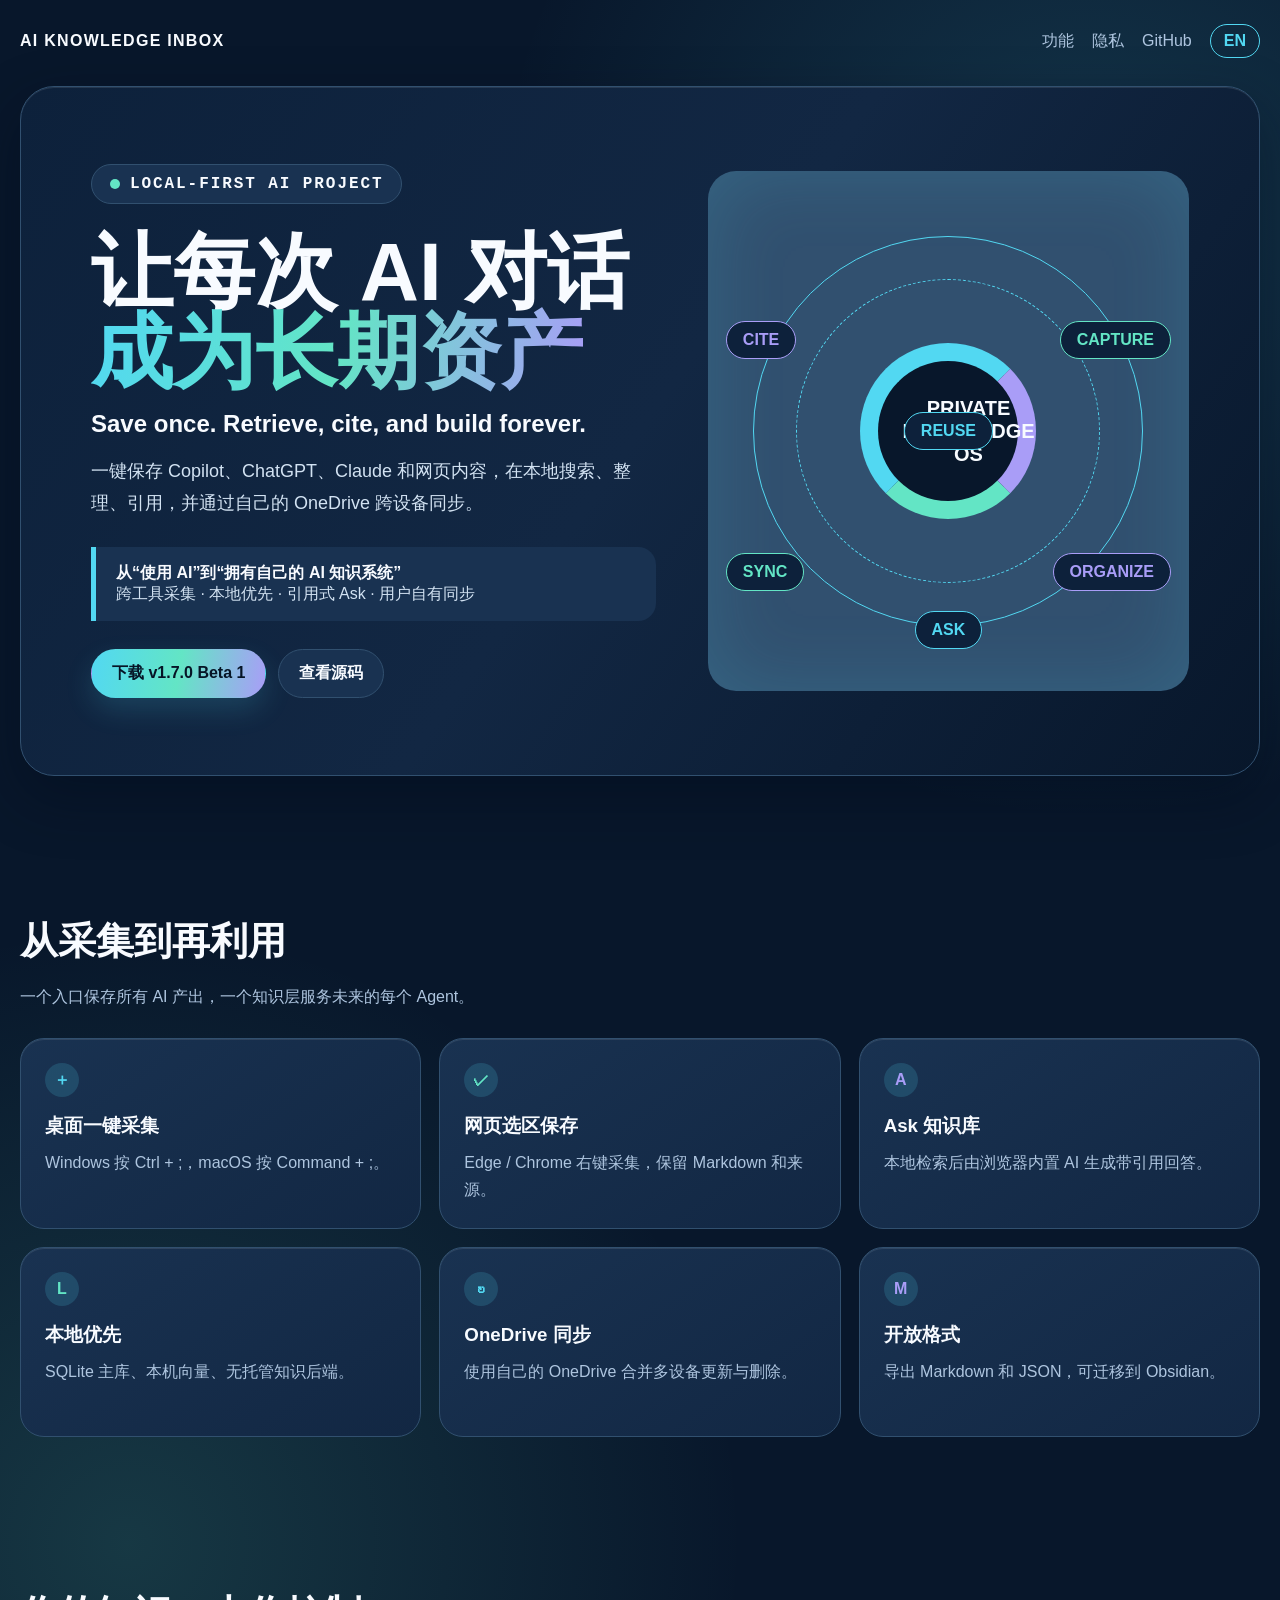
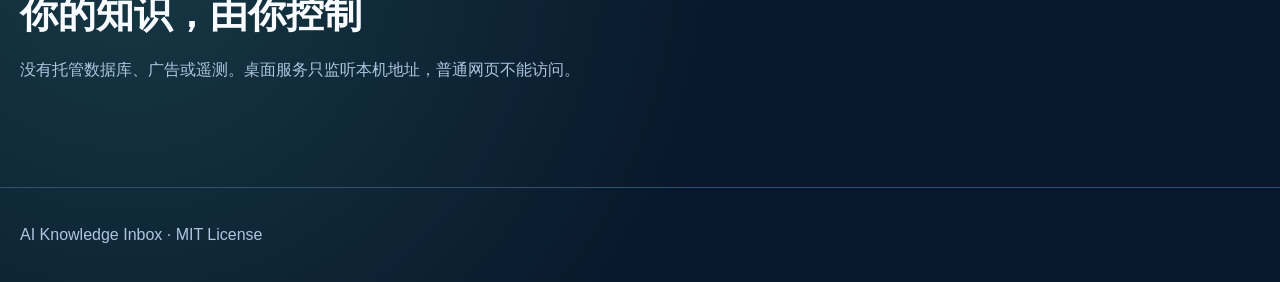
<file: docs/index.html>
<!DOCTYPE html>
<html lang="zh-CN" data-theme="dark" data-skin="tech">
<head>
  <meta charset="UTF-8">
  <meta name="viewport" content="width=device-width, initial-scale=1.0">
  <title>AI Knowledge Inbox</title>
  <script>
    (() => {
      const param = new URLSearchParams(window.location.search).get("scoutTheme");
      const theme = param || "dark";
      document.documentElement.setAttribute("data-theme", theme);
    })();
  </script>
  <style>
    :root {
      color-scheme: light;
      --cp-bg: #f7f4ef;
      --cp-bg-elevated: #fcfbf8;
      --cp-surface: #ffffff;
      --cp-surface-soft: #f5f5f5;
      --cp-border: #dedede;
      --cp-border-strong: #919191;
      --cp-text: #242424;
      --cp-text-muted: #5c5c5c;
      --cp-text-soft: #6f6f6f;
      --cp-accent: #b11f4b;
      --cp-accent-hover: #9a1a41;
      --cp-accent-soft: rgba(177, 31, 75, 0.08);
      --cp-accent-fg: #ffffff;
      --cp-success: #16a34a;
      --cp-danger: #dc2626;
      --cp-warning: #f59e0b;
      --cp-link: #0078d4;
      --cp-shadow: 0 18px 48px rgba(0, 0, 0, 0.12);
      --cp-overlay: rgba(255, 255, 255, 0.8);
      --cp-panel: rgba(255, 255, 255, 0.86);
      --cp-panel-strong: rgba(255, 255, 255, 0.96);
      --cp-sheen: rgba(255, 255, 255, 0.55);
      --cp-highlight: rgba(177, 31, 75, 0.12);
    }
    html[data-theme="dark"] {
      color-scheme: dark;
      --cp-bg: #3d3b3a;
      --cp-bg-elevated: #343231;
      --cp-surface: #292929;
      --cp-surface-soft: #2e2e2e;
      --cp-border: #474747;
      --cp-border-strong: #5f5f5f;
      --cp-text: #dedede;
      --cp-text-muted: #919191;
      --cp-text-soft: #b0b0b0;
      --cp-accent: #fd8ea1;
      --cp-accent-hover: #fb7b91;
      --cp-accent-soft: rgba(253, 142, 161, 0.14);
      --cp-accent-fg: #1a1a1a;
      --cp-success: #4ade80;
      --cp-danger: #f87171;
      --cp-warning: #fbbf24;
      --cp-link: #4da6ff;
      --cp-shadow: 0 18px 48px rgba(0, 0, 0, 0.32);
      --cp-overlay: rgba(41, 41, 41, 0.88);
      --cp-panel: rgba(41, 41, 41, 0.72);
      --cp-panel-strong: rgba(41, 41, 41, 0.96);
      --cp-sheen: rgba(255, 255, 255, 0.04);
      --cp-highlight: rgba(253, 142, 161, 0.12);
    }
    html[data-skin="tech"] {
      --cp-bg: #08172b;
      --cp-bg-elevated: #0d213b;
      --cp-surface: #122743;
      --cp-surface-soft: #193251;
      --cp-border: #31506f;
      --cp-border-strong: #52d8f2;
      --cp-text: #f8fbff;
      --cp-text-muted: #aec5df;
      --cp-text-soft: #d2e2f2;
      --cp-accent: #52d8f2;
      --cp-accent-hover: #75e5f7;
      --cp-accent-soft: rgba(82, 216, 242, 0.16);
      --cp-accent-fg: #061526;
      --cp-success: #63e5c5;
      --cp-danger: #ff718b;
      --cp-warning: #ffc857;
      --cp-link: #a99df7;
      --cp-shadow: 0 22px 56px rgba(2, 11, 27, 0.44);
      --cp-overlay: rgba(4, 14, 29, 0.84);
      --cp-panel: rgba(18, 39, 67, 0.92);
      --cp-panel-strong: rgba(13, 33, 59, 0.98);
      --cp-sheen: rgba(255, 255, 255, 0.1);
      --cp-highlight: rgba(99, 229, 197, 0.16);
    }
    * { box-sizing: border-box; }
    body {
      margin: 0;
      background:
        radial-gradient(circle at 85% 12%, var(--cp-accent-soft), transparent 30%),
        radial-gradient(circle at 10% 82%, var(--cp-highlight), transparent 32%),
        var(--cp-bg);
      color: var(--cp-text);
      font-family: "Segoe UI", Aptos, Calibri, -apple-system, BlinkMacSystemFont, sans-serif;
    }
    a { color: inherit; text-decoration: none; }
    .wrap { width: min(1240px, calc(100% - 36px)); margin: 0 auto; }
    nav {
      display: flex;
      align-items: center;
      justify-content: space-between;
      padding: 24px 0;
    }
    .brand { font-weight: 900; letter-spacing: 0.08em; }
    .nav-links { display: flex; align-items: center; gap: 18px; color: var(--cp-text-muted); }
    .lang {
      padding: 7px 13px;
      border: 1px solid var(--cp-accent);
      border-radius: 999px;
      color: var(--cp-accent);
      font-weight: 800;
    }
    .hero {
      position: relative;
      display: grid;
      grid-template-columns: 1.08fr 0.92fr;
      gap: 52px;
      align-items: center;
      min-height: 690px;
      margin: 4px auto 64px;
      padding: 64px 70px;
      overflow: hidden;
      border: 1px solid var(--cp-border);
      border-radius: 34px;
      background: linear-gradient(125deg, var(--cp-bg-elevated), var(--cp-surface), var(--cp-bg));
      box-shadow: var(--cp-shadow), inset 0 1px 0 var(--cp-sheen);
    }
    .badge {
      display: inline-flex;
      align-items: center;
      gap: 10px;
      padding: 10px 18px;
      border: 1px solid var(--cp-border);
      border-radius: 999px;
      background: var(--cp-surface-soft);
      font-family: Consolas, "Courier New", Courier, monospace;
      font-weight: 800;
      letter-spacing: 0.12em;
    }
    .dot { width: 10px; height: 10px; border-radius: 50%; background: var(--cp-success); }
    h1 { margin: 28px 0 18px; font-size: clamp(48px, 7vw, 82px); line-height: 0.98; }
    .gradient-text {
      background: linear-gradient(100deg, var(--cp-accent), var(--cp-success), var(--cp-link));
      background-clip: text;
      color: transparent;
    }
    .tagline { margin: 0 0 16px; font-size: 24px; font-weight: 800; }
    .lead { max-width: 660px; color: var(--cp-text-soft); font-size: 18px; line-height: 1.75; }
    .callout {
      margin: 28px 0;
      padding: 16px 20px;
      border-left: 5px solid var(--cp-accent);
      border-radius: 0 18px 18px 0;
      background: var(--cp-surface-soft);
      color: var(--cp-text-soft);
    }
    .callout strong { display: block; color: var(--cp-text); }
    .actions { display: flex; flex-wrap: wrap; gap: 12px; }
    .button {
      padding: 13px 20px;
      border: 1px solid var(--cp-border);
      border-radius: 999px;
      background: var(--cp-surface-soft);
      font-weight: 800;
    }
    .button.primary {
      border-color: transparent;
      background: linear-gradient(100deg, var(--cp-accent), var(--cp-success), var(--cp-link));
      color: var(--cp-accent-fg);
      box-shadow: 0 12px 28px var(--cp-accent-soft);
    }
    .orbit-panel {
      position: relative;
      display: grid;
      min-height: 520px;
      place-items: center;
      border-radius: 28px;
      background:
        linear-gradient(var(--cp-border), var(--cp-border)) 0 20% / 100% 1px,
        linear-gradient(90deg, var(--cp-border), var(--cp-border)) 20% 0 / 1px 100%;
      background-color: var(--cp-bg-elevated);
      background-size: 60px 60px;
      box-shadow: inset 0 0 80px var(--cp-accent-soft);
    }
    .orbit, .orbit::before {
      position: absolute;
      border: 1px solid var(--cp-border-strong);
      border-radius: 50%;
      content: "";
    }
    .orbit { width: 390px; height: 390px; }
    .orbit::before { inset: 42px; border-style: dashed; }
    .core {
      z-index: 2;
      display: grid;
      width: 176px;
      height: 176px;
      place-items: center;
      padding: 24px;
      border: 18px solid var(--cp-accent);
      border-right-color: var(--cp-link);
      border-bottom-color: var(--cp-success);
      border-radius: 50%;
      background: var(--cp-bg);
      text-align: center;
      font-size: 20px;
      font-weight: 900;
    }
    .node {
      position: absolute;
      z-index: 3;
      padding: 9px 16px;
      border: 1px solid var(--cp-accent);
      border-radius: 999px;
      background: var(--cp-bg-elevated);
      color: var(--cp-accent);
      font-weight: 800;
    }
    .node:nth-of-type(1) { top: 44px; }
    .node:nth-of-type(2) { top: 150px; right: 18px; color: var(--cp-success); border-color: var(--cp-success); }
    .node:nth-of-type(3) { right: 18px; bottom: 100px; color: var(--cp-link); border-color: var(--cp-link); }
    .node:nth-of-type(4) { bottom: 42px; }
    .node:nth-of-type(5) { bottom: 100px; left: 18px; color: var(--cp-success); border-color: var(--cp-success); }
    .node:nth-of-type(6) { top: 150px; left: 18px; color: var(--cp-link); border-color: var(--cp-link); }
    .section { padding: 76px 0; }
    .section-head { max-width: 720px; margin-bottom: 28px; }
    .section h2 { margin: 0 0 12px; font-size: 38px; }
    .section p { color: var(--cp-text-muted); line-height: 1.7; }
    .grid { display: grid; grid-template-columns: repeat(3, 1fr); gap: 18px; }
    .card {
      min-height: 190px;
      padding: 24px;
      border: 1px solid var(--cp-border);
      border-radius: 24px;
      background: linear-gradient(145deg, var(--cp-surface-soft), var(--cp-surface));
      box-shadow: inset 0 1px 0 var(--cp-sheen);
    }
    .icon {
      display: grid;
      width: 34px;
      height: 34px;
      margin-bottom: 16px;
      place-items: center;
      border-radius: 50%;
      background: var(--cp-accent-soft);
      color: var(--cp-accent);
      font-weight: 900;
    }
    .card:nth-child(2n) .icon { color: var(--cp-success); }
    .card:nth-child(3n) .icon { color: var(--cp-link); }
    .card h3 { margin: 0 0 10px; }
    .card p { margin: 0; }
    footer { padding: 38px 0; color: var(--cp-text-muted); border-top: 1px solid var(--cp-border); }
    @media (max-width: 860px) {
      .hero { grid-template-columns: 1fr; padding: 42px 28px; }
      .orbit-panel { min-height: 440px; }
      .grid { grid-template-columns: 1fr 1fr; }
    }
    @media (max-width: 580px) {
      .nav-links a:not(.lang) { display: none; }
      .hero { min-height: auto; border-radius: 24px; }
      .orbit-panel { display: none; }
      .grid { grid-template-columns: 1fr; }
    }
  </style>
</head>
<body>
  <nav class="wrap">
    <div class="brand">AI KNOWLEDGE INBOX</div>
    <div class="nav-links"><a href="#features">功能</a><a href="#privacy">隐私</a><a href="https://github.com/lindaf0617-hub/ai-knowledge-inbox">GitHub</a><a class="lang" href="en/">EN</a></div>
  </nav>
  <main>
    <section class="hero wrap">
      <div>
        <div class="badge"><span class="dot"></span>LOCAL-FIRST AI PROJECT</div>
        <h1>让每次 AI 对话<br><span class="gradient-text">成为长期资产</span></h1>
        <p class="tagline">Save once. Retrieve, cite, and build forever.</p>
        <p class="lead">一键保存 Copilot、ChatGPT、Claude 和网页内容，在本地搜索、整理、引用，并通过自己的 OneDrive 跨设备同步。</p>
        <div class="callout"><strong>从“使用 AI”到“拥有自己的 AI 知识系统”</strong>跨工具采集 · 本地优先 · 引用式 Ask · 用户自有同步</div>
        <div class="actions">
          <a class="button primary" href="https://github.com/lindaf0617-hub/ai-knowledge-inbox/releases/tag/v1.7.0-beta.1">下载 v1.7.0 Beta 1</a>
          <a class="button" href="https://github.com/lindaf0617-hub/ai-knowledge-inbox">查看源码</a>
        </div>
      </div>
      <div class="orbit-panel">
        <div class="orbit"></div>
        <div class="node">CAPTURE</div><div class="node">ORGANIZE</div><div class="node">ASK</div>
        <div class="node">SYNC</div><div class="node">CITE</div><div class="node">REUSE</div>
        <div class="core">PRIVATE<br>KNOWLEDGE<br>OS</div>
      </div>
    </section>
    <section class="section wrap" id="features">
      <div class="section-head"><h2>从采集到再利用</h2><p>一个入口保存所有 AI 产出，一个知识层服务未来的每个 Agent。</p></div>
      <div class="grid">
        <article class="card"><div class="icon">＋</div><h3>桌面一键采集</h3><p>Windows 按 Ctrl + ;，macOS 按 Command + ;。</p></article>
        <article class="card"><div class="icon">✓</div><h3>网页选区保存</h3><p>Edge / Chrome 右键采集，保留 Markdown 和来源。</p></article>
        <article class="card"><div class="icon">A</div><h3>Ask 知识库</h3><p>本地检索后由浏览器内置 AI 生成带引用回答。</p></article>
        <article class="card"><div class="icon">L</div><h3>本地优先</h3><p>SQLite 主库、本机向量、无托管知识后端。</p></article>
        <article class="card"><div class="icon">↻</div><h3>OneDrive 同步</h3><p>使用自己的 OneDrive 合并多设备更新与删除。</p></article>
        <article class="card"><div class="icon">M</div><h3>开放格式</h3><p>导出 Markdown 和 JSON，可迁移到 Obsidian。</p></article>
      </div>
    </section>
    <section class="section wrap" id="privacy">
      <div class="section-head"><h2>你的知识，由你控制</h2><p>没有托管数据库、广告或遥测。桌面服务只监听本机地址，普通网页不能访问。</p></div>
    </section>
  </main>
  <footer><div class="wrap">AI Knowledge Inbox · MIT License</div></footer>
</body>
</html>
</file>
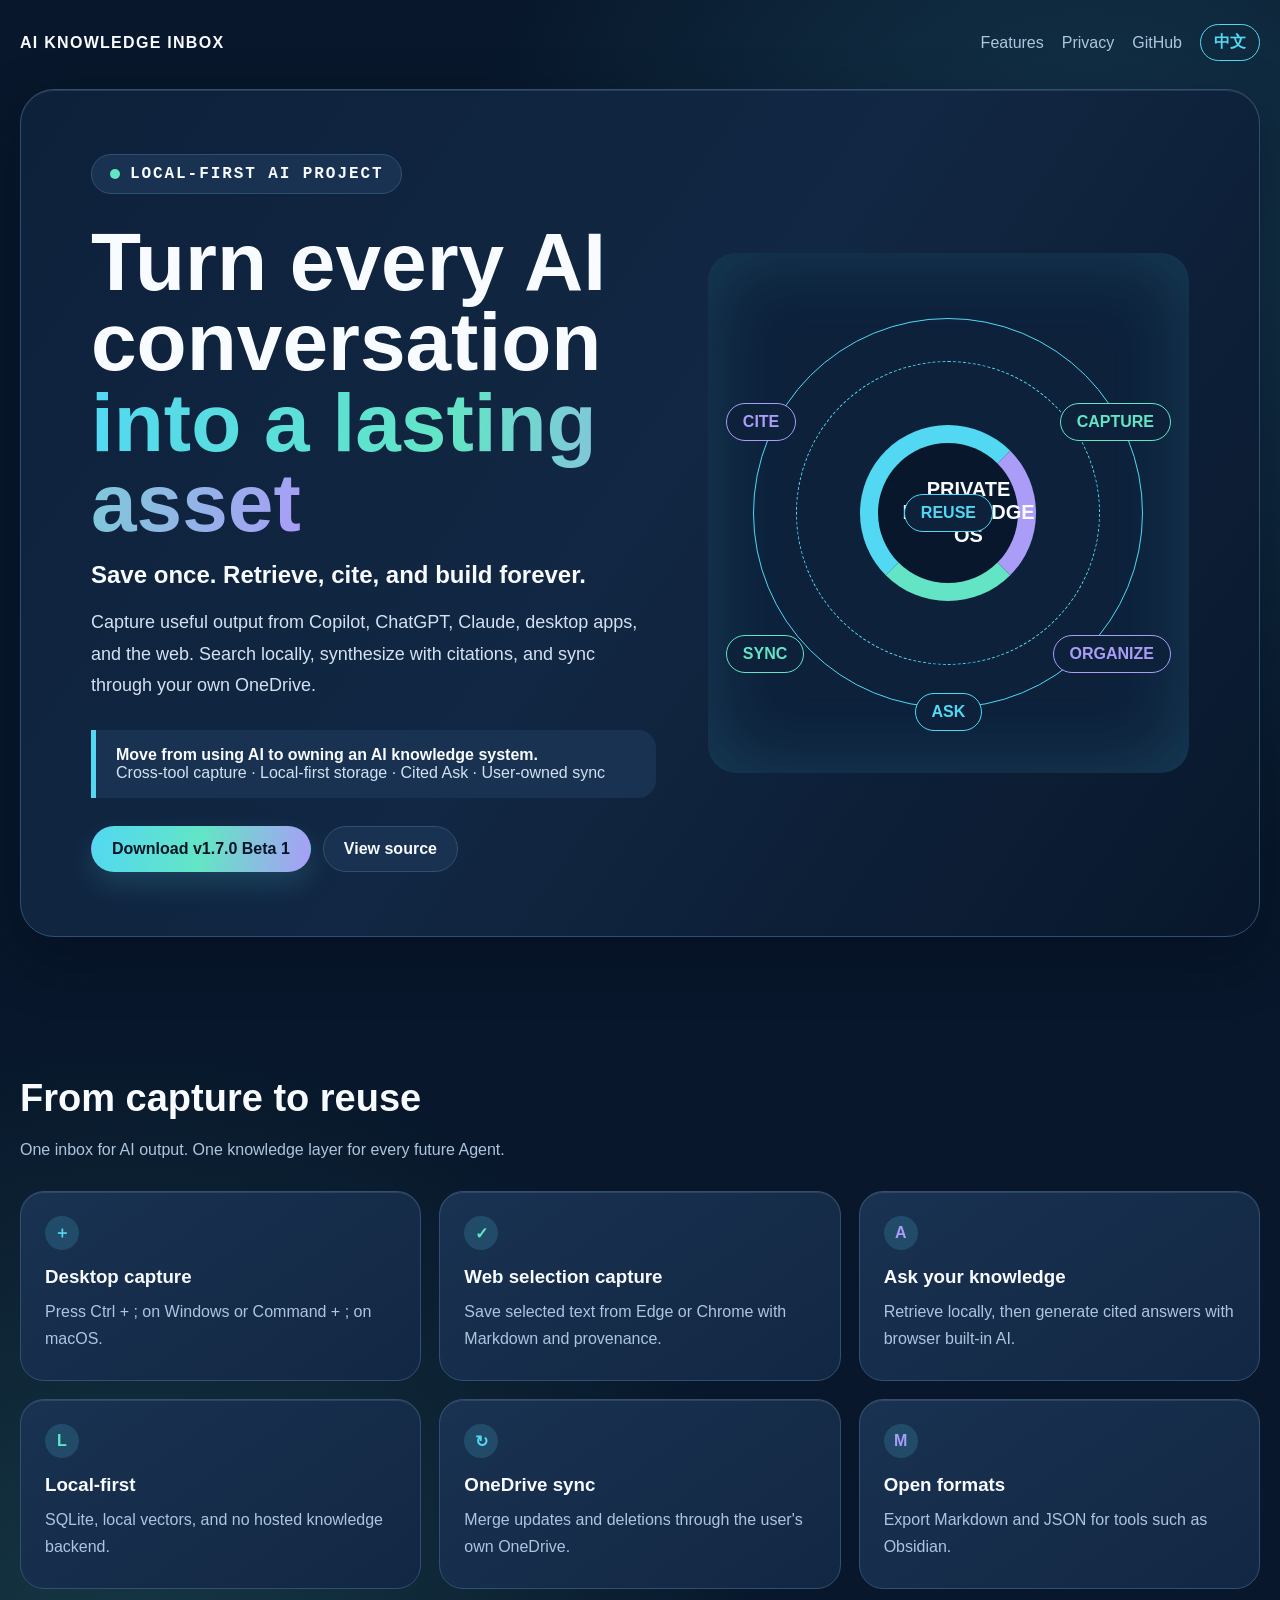
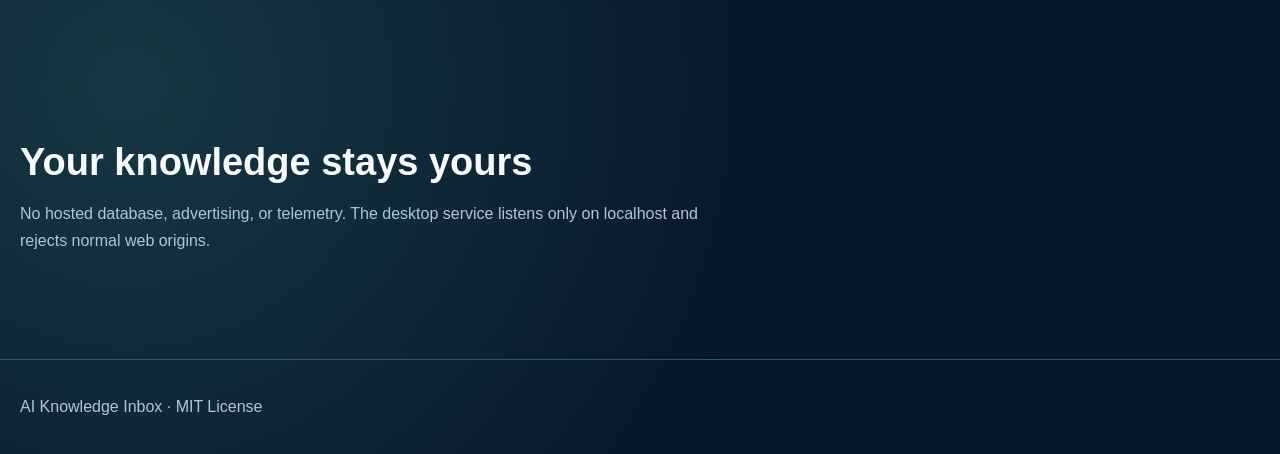
<file: docs/en/index.html>
<!DOCTYPE html>
<html lang="en" data-theme="dark" data-skin="tech">
<head>
  <meta charset="UTF-8">
  <meta name="viewport" content="width=device-width, initial-scale=1.0">
  <title>AI Knowledge Inbox</title>
  <link rel="stylesheet" href="../site.css">
</head>
<body>
  <nav class="wrap">
    <div class="brand">AI KNOWLEDGE INBOX</div>
    <div class="nav-links"><a href="#features">Features</a><a href="#privacy">Privacy</a><a href="https://github.com/lindaf0617-hub/ai-knowledge-inbox">GitHub</a><a class="lang" href="../">中文</a></div>
  </nav>
  <main>
    <section class="hero wrap">
      <div>
        <div class="badge"><span class="dot"></span>LOCAL-FIRST AI PROJECT</div>
        <h1>Turn every AI conversation<br><span class="gradient-text">into a lasting asset</span></h1>
        <p class="tagline">Save once. Retrieve, cite, and build forever.</p>
        <p class="lead">Capture useful output from Copilot, ChatGPT, Claude, desktop apps, and the web. Search locally, synthesize with citations, and sync through your own OneDrive.</p>
        <div class="callout"><strong>Move from using AI to owning an AI knowledge system.</strong>Cross-tool capture · Local-first storage · Cited Ask · User-owned sync</div>
        <div class="actions">
          <a class="button primary" href="https://github.com/lindaf0617-hub/ai-knowledge-inbox/releases/tag/v1.7.0-beta.1">Download v1.7.0 Beta 1</a>
          <a class="button" href="https://github.com/lindaf0617-hub/ai-knowledge-inbox">View source</a>
        </div>
      </div>
      <div class="orbit-panel">
        <div class="orbit"></div>
        <div class="node">CAPTURE</div><div class="node">ORGANIZE</div><div class="node">ASK</div>
        <div class="node">SYNC</div><div class="node">CITE</div><div class="node">REUSE</div>
        <div class="core">PRIVATE<br>KNOWLEDGE<br>OS</div>
      </div>
    </section>
    <section class="section wrap" id="features">
      <div class="section-head"><h2>From capture to reuse</h2><p>One inbox for AI output. One knowledge layer for every future Agent.</p></div>
      <div class="grid">
        <article class="card"><div class="icon">＋</div><h3>Desktop capture</h3><p>Press Ctrl + ; on Windows or Command + ; on macOS.</p></article>
        <article class="card"><div class="icon">✓</div><h3>Web selection capture</h3><p>Save selected text from Edge or Chrome with Markdown and provenance.</p></article>
        <article class="card"><div class="icon">A</div><h3>Ask your knowledge</h3><p>Retrieve locally, then generate cited answers with browser built-in AI.</p></article>
        <article class="card"><div class="icon">L</div><h3>Local-first</h3><p>SQLite, local vectors, and no hosted knowledge backend.</p></article>
        <article class="card"><div class="icon">↻</div><h3>OneDrive sync</h3><p>Merge updates and deletions through the user's own OneDrive.</p></article>
        <article class="card"><div class="icon">M</div><h3>Open formats</h3><p>Export Markdown and JSON for tools such as Obsidian.</p></article>
      </div>
    </section>
    <section class="section wrap" id="privacy">
      <div class="section-head"><h2>Your knowledge stays yours</h2><p>No hosted database, advertising, or telemetry. The desktop service listens only on localhost and rejects normal web origins.</p></div>
    </section>
  </main>
  <footer><div class="wrap">AI Knowledge Inbox · MIT License</div></footer>
</body>
</html>
</file>
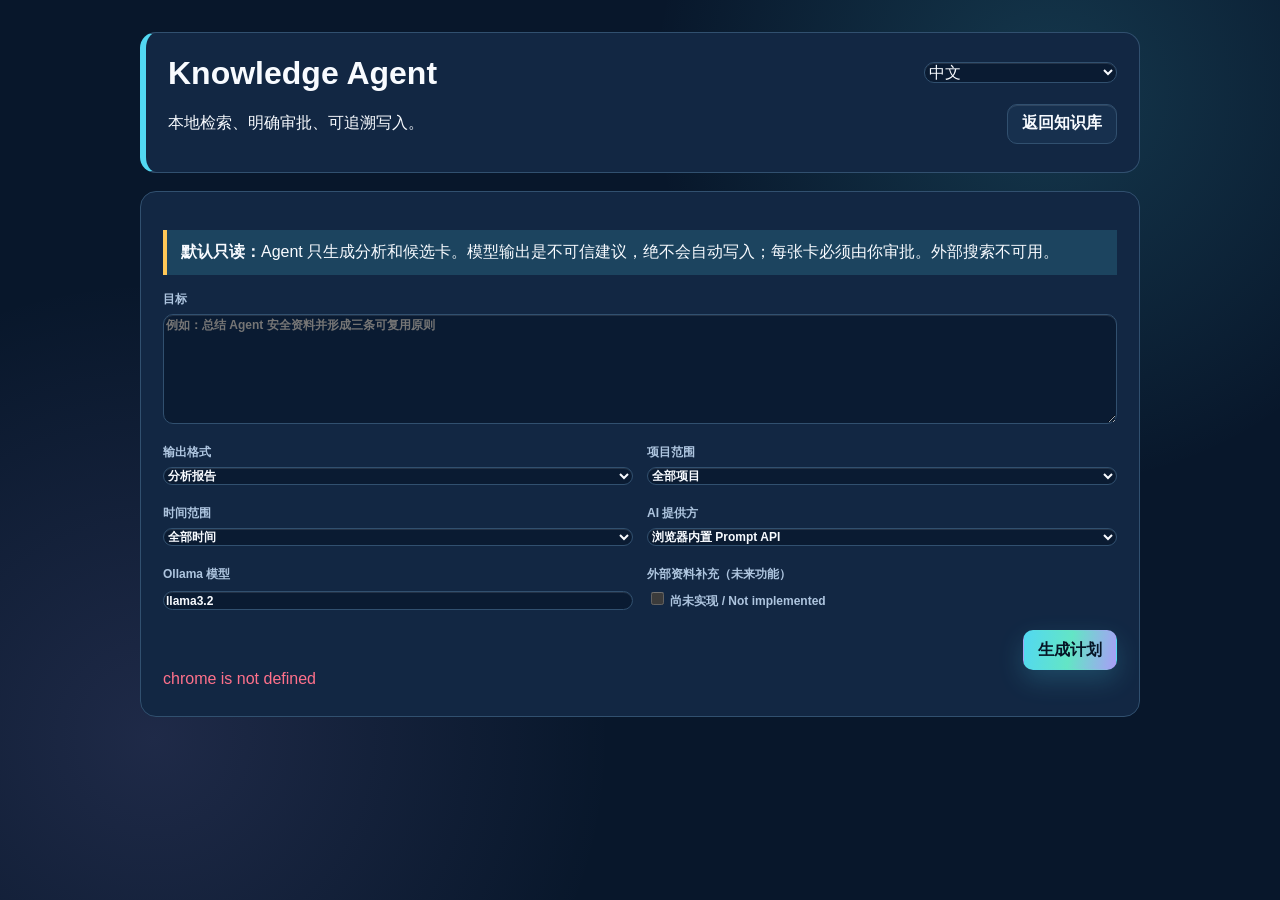
<file: extension/agent.html>
<!DOCTYPE html>
<html lang="zh-CN">
<head>
  <meta charset="UTF-8">
  <meta name="viewport" content="width=device-width, initial-scale=1.0">
  <title>Knowledge Agent</title>
  <script src="theme.js"></script>
  <script src="i18n.js"></script>
  <link rel="stylesheet" href="shared.css">
  <style>
    .app { width: min(1000px, calc(100% - 32px)); margin: 0 auto; padding: 32px 0 64px; }
    header, .panel { margin-bottom: 18px; padding: 22px; border: 1px solid var(--cp-border); border-radius: 16px; background: var(--cp-surface); }
    header { display: flex; justify-content: space-between; gap: 18px; border-left: 6px solid var(--cp-accent); }
    h1, h2, h3 { margin-top: 0; }
    .actions { display: flex; flex-wrap: wrap; gap: 8px; align-items: center; }
    .grid { display: grid; grid-template-columns: repeat(2, minmax(0, 1fr)); gap: 14px; }
    label { display: grid; gap: 6px; color: var(--cp-text-muted); }
    textarea { min-height: 110px; }
    .wide { grid-column: 1 / -1; }
    .safety { padding: 12px 14px; border-left: 4px solid var(--cp-warning); background: var(--cp-accent-soft); }
    .source, .proposal { margin: 10px 0; padding: 14px; border: 1px solid var(--cp-border); border-radius: 12px; }
    .source p, .proposal p { white-space: pre-wrap; overflow-wrap: anywhere; }
    .meta { color: var(--cp-text-muted); font-size: 12px; }
    .hidden { display: none !important; }
    .status { min-height: 1.5em; color: var(--cp-text-muted); }
    .markdown-body { line-height: 1.7; overflow-wrap: anywhere; }
    .proposal.approved { border-color: var(--cp-success); }
    .proposal.rejected { opacity: .65; }
    .danger { color: var(--cp-danger); }
    input[type="checkbox"] { width: auto; }
    @media (max-width: 680px) { .grid { grid-template-columns: 1fr; } header { flex-direction: column; } }
  </style>
</head>
<body>
  <main class="app">
    <header>
      <div>
        <h1>Knowledge Agent</h1>
        <p>本地检索、明确审批、可追溯写入。</p>
      </div>
      <div class="actions">
        <select class="language-picker" id="languagePicker" aria-label="界面语言">
          <option value="zh">中文</option>
          <option value="en">English</option>
        </select>
        <button class="button" id="backButton" type="button">返回知识库</button>
      </div>
    </header>

    <section class="panel">
      <p class="safety"><strong>默认只读：</strong>Agent 只生成分析和候选卡。模型输出是不可信建议，绝不会自动写入；每张卡必须由你审批。外部搜索不可用。</p>
      <form id="agentForm" class="grid">
        <label class="wide">目标
          <textarea id="goal" maxlength="1200" required placeholder="例如：总结 Agent 安全资料并形成三条可复用原则"></textarea>
        </label>
        <label>输出格式
          <select id="outputFormat">
            <option value="report">分析报告</option>
            <option value="brief">简报</option>
            <option value="actions">行动清单</option>
            <option value="comparison">对比分析</option>
          </select>
        </label>
        <label>项目范围
          <select id="project"><option value="">全部项目</option></select>
        </label>
        <label>时间范围
          <select id="timeRange">
            <option value="all">全部时间</option>
            <option value="7">近 7 天</option>
            <option value="30">近 30 天</option>
            <option value="365">近一年</option>
          </select>
        </label>
        <label>AI 提供方
          <select id="provider">
            <option value="browser">浏览器内置 Prompt API</option>
            <option value="ollama">本地 Ollama</option>
          </select>
        </label>
        <label id="modelLabel">Ollama 模型
          <input id="model" maxlength="80" value="llama3.2">
        </label>
        <label>
          <span>外部资料补充（未来功能）</span>
          <span><input type="checkbox" disabled> 尚未实现 / Not implemented</span>
        </label>
        <div class="wide actions">
          <button class="button primary" type="submit">生成计划</button>
          <button class="button hidden" id="runButton" type="button">运行 Agent</button>
          <button class="button hidden" id="cancelButton" type="button">取消运行</button>
        </div>
      </form>
      <div class="status" id="status" role="status"></div>
    </section>

    <section class="panel hidden" id="planPanel">
      <h2>执行前确认</h2>
      <p id="planSummary"></p>
      <div id="sources"></div>
    </section>

    <section class="panel hidden" id="resultPanel">
      <h2>最终分析</h2>
      <div class="markdown-body" id="analysis"></div>
    </section>

    <section class="panel hidden" id="proposalPanel">
      <h2>候选知识卡</h2>
      <p class="meta">逐条审批。批准后默认写入 draft；可明确选择 verified。撤销采用 deprecated 墓碑策略，保留 provenance 与审计记录。</p>
      <div id="proposals"></div>
    </section>
  </main>
  <script src="storage.js"></script>
  <script src="semantic.js"></script>
  <script src="retrieval.js"></script>
  <script src="markdown.js"></script>
  <script src="providers.js"></script>
  <script src="browser-ai.js"></script>
  <script src="agent-state.js"></script>
  <script src="agent.js"></script>
</body>
</html>
</file>
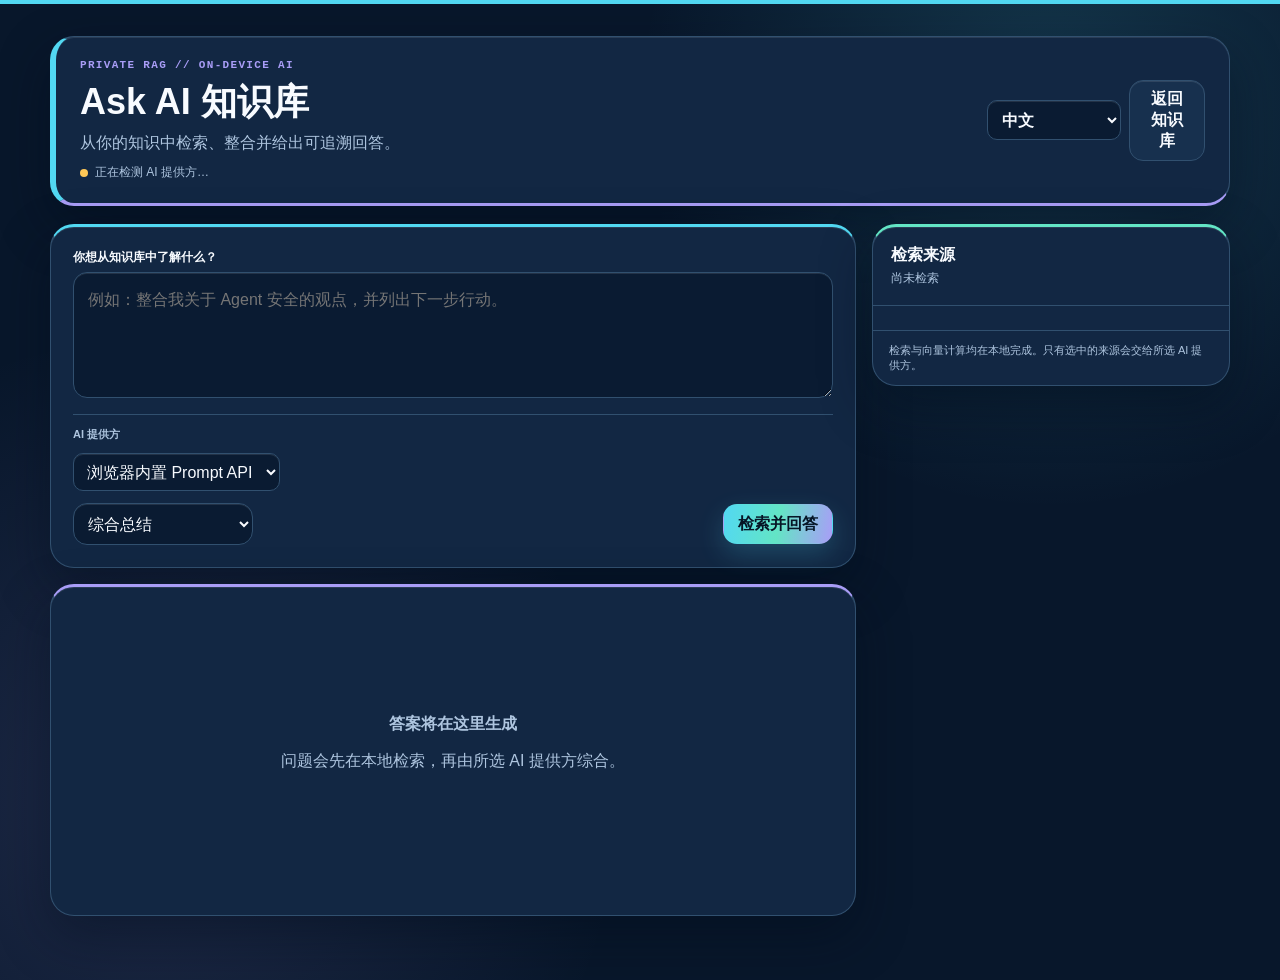
<file: extension/ask.html>
<!DOCTYPE html>
<html lang="zh-CN">
<head>
  <meta charset="UTF-8">
  <meta name="viewport" content="width=device-width, initial-scale=1.0">
  <title>Ask AI 知识库</title>
  <script src="theme.js"></script>
  <script src="i18n.js"></script>
  <link rel="stylesheet" href="shared.css">
  <style>
    body { min-height: 100vh; }
    .app {
      width: min(1180px, calc(100% - 32px));
      margin: 0 auto;
      padding: 32px 0 64px;
    }
    .topbar {
      display: flex;
      align-items: center;
      justify-content: space-between;
      gap: 16px;
      margin-bottom: 18px;
      padding: 22px 24px;
      border: 1px solid var(--cp-border);
      border-left: 6px solid var(--cp-accent);
      border-radius: 16px;
      background: var(--cp-surface);
    }
    .top-actions { display: flex; align-items: center; gap: 8px; }
    .language-picker {
      min-height: 40px;
      padding: 8px 10px;
      border: 1px solid var(--cp-border);
      border-radius: 0.625rem;
      background: var(--cp-surface);
      color: var(--cp-text);
      font-weight: 700;
    }
    .eyebrow {
      margin: 0 0 7px;
      color: var(--cp-link);
      font-family: Consolas, "Courier New", Courier, monospace;
      font-size: 11px;
      font-weight: 700;
      letter-spacing: 0.12em;
    }
    h1 { margin: 0 0 6px; font-size: clamp(25px, 4vw, 36px); }
    .subtitle { margin: 0; color: var(--cp-text-muted); }
    .status {
      display: inline-flex;
      align-items: center;
      gap: 7px;
      margin-top: 10px;
      color: var(--cp-text-muted);
      font-size: 12px;
    }
    .status-dot {
      width: 8px;
      height: 8px;
      border-radius: 50%;
      background: var(--cp-warning);
    }
    .status.available .status-dot { background: var(--cp-success); }
    .status.unavailable .status-dot { background: var(--cp-danger); }
    .ask-layout {
      display: grid;
      grid-template-columns: minmax(0, 1.8fr) minmax(280px, 0.8fr);
      gap: 16px;
    }
    .panel {
      border: 1px solid var(--cp-border);
      border-radius: 16px;
      background: var(--cp-surface);
      box-shadow: 0 0 2px var(--cp-border), 0 1px 2px var(--cp-border);
    }
    .question-panel { padding: 22px; }
    .question-box {
      min-height: 126px;
      padding: 14px;
      resize: vertical;
      line-height: 1.6;
    }
    .question-actions {
      display: flex;
      align-items: center;
      justify-content: space-between;
      gap: 12px;
      margin-top: 12px;
    }
    .provider-controls {
      display: flex;
      align-items: end;
      gap: 10px;
      margin-top: 12px;
      padding-top: 12px;
      border-top: 1px solid var(--cp-border);
    }
    .provider-field { display: grid; gap: 5px; min-width: 180px; }
    .provider-field label { color: var(--cp-text-muted); font-size: 11px; }
    .provider-field select,
    .provider-field input {
      height: 38px;
      padding: 7px 9px;
      border: 1px solid var(--cp-border);
      border-radius: 0.625rem;
      background: var(--cp-surface);
      color: var(--cp-text);
    }
    .mode-select {
      width: 180px;
      height: 42px;
      padding: 8px 10px;
      border: 1px solid var(--cp-border);
      border-radius: 0.625rem;
      background: var(--cp-surface);
      color: var(--cp-text);
    }
    .answer-panel {
      min-height: 330px;
      margin-top: 16px;
      padding: 24px;
    }
    .answer-empty {
      display: grid;
      min-height: 280px;
      place-items: center;
      color: var(--cp-text-muted);
      text-align: center;
    }
    .answer-head {
      display: flex;
      align-items: center;
      justify-content: space-between;
      gap: 12px;
      margin-bottom: 16px;
      padding-bottom: 12px;
      border-bottom: 1px solid var(--cp-border);
    }
    .answer-head h2 { margin: 0; font-size: 18px; }
    .markdown-body { line-height: 1.75; overflow-wrap: anywhere; }
    .markdown-body p { white-space: pre-wrap; }
    .markdown-body code {
      padding: 2px 5px;
      border-radius: 0.3rem;
      background: var(--cp-surface-soft);
      font-family: Consolas, "Courier New", Courier, monospace;
    }
    .markdown-body pre {
      overflow: auto;
      padding: 14px;
      border: 1px solid var(--cp-border);
      background: var(--cp-bg-elevated);
    }
    .markdown-body blockquote {
      margin: 16px 0;
      padding: 8px 14px;
      border-left: 3px solid var(--cp-accent);
      background: var(--cp-accent-soft);
    }
    .citation-warning {
      margin-bottom: 16px;
      padding: 12px 14px;
      border: 1px solid var(--cp-warning);
      border-left: 4px solid var(--cp-warning);
      border-radius: 0.625rem;
      background: var(--cp-accent-soft);
    }
    .citation-warning p { margin: 5px 0; }
    .citation-warning ul { margin: 6px 0 0; padding-left: 20px; }
    .citation-link {
      border: 0;
      padding: 0 2px;
      background: transparent;
      color: var(--cp-link);
      font: inherit;
      font-weight: 700;
      text-decoration: underline;
      cursor: pointer;
    }
    .sources-panel {
      position: sticky;
      top: 20px;
      align-self: start;
      overflow: hidden;
    }
    .sources-head {
      padding: 18px;
      border-bottom: 1px solid var(--cp-border);
    }
    .sources-head h2 { margin: 0 0 4px; font-size: 16px; }
    .sources-head p { margin: 0; color: var(--cp-text-muted); font-size: 12px; }
    .source-list { display: grid; gap: 8px; padding: 12px; }
    .source-card {
      padding: 12px;
      border: 1px solid var(--cp-border);
      border-left: 4px solid var(--cp-link);
      border-radius: 0.625rem;
      background: var(--cp-surface-soft);
    }
    .source-card.citation-target {
      outline: 3px solid var(--cp-accent);
      outline-offset: 2px;
    }
    .source-card strong { display: block; margin-bottom: 5px; }
    .source-id {
      color: var(--cp-accent);
      font-family: Consolas, "Courier New", Courier, monospace;
    }
    .source-score { color: var(--cp-success); font-size: 11px; font-weight: 700; }
    .source-meta { margin-top: 2px; color: var(--cp-text-muted); font-size: 11px; }
    .source-excerpt {
      margin: 9px 0 0;
      color: var(--cp-text);
      font-size: 12px;
      line-height: 1.5;
    }
    .source-excerpt mark {
      padding: 0 2px;
      background: var(--cp-warning);
      color: var(--cp-bg);
    }
    .source-open {
      margin-top: 8px;
      border: 0;
      padding: 0;
      background: transparent;
      color: var(--cp-link);
      font-weight: 600;
    }
    .retrieval-note {
      padding: 12px 16px;
      border-top: 1px solid var(--cp-border);
      color: var(--cp-text-muted);
      font-size: 11px;
    }
    .hidden { display: none; }
    #toast {
      position: fixed;
      right: 20px;
      bottom: 20px;
      padding: 12px 16px;
      border: 1px solid var(--cp-border);
      border-radius: 0.625rem;
      background: var(--cp-panel-strong);
      box-shadow: var(--cp-shadow);
      opacity: 0;
      transform: translateY(10px);
      transition: 160ms ease;
      pointer-events: none;
    }
    #toast.show { opacity: 1; transform: translateY(0); }

    html[data-skin="tech"] body {
      border-top: 4px solid var(--cp-accent);
    }
    html[data-skin="tech"] .topbar,
    html[data-skin="tech"] .panel {
      border-radius: 24px;
      box-shadow: var(--cp-shadow), inset 0 1px 0 var(--cp-sheen);
      clip-path: none;
    }
    html[data-skin="tech"] .topbar {
      border-color: var(--cp-border);
      border-left-color: var(--cp-accent);
      border-bottom: 3px solid var(--cp-link);
    }
    html[data-skin="tech"] .panel { border-top: 3px solid var(--cp-link); }
    html[data-skin="tech"] .question-panel { border-top-color: var(--cp-accent); }
    html[data-skin="tech"] .sources-panel { border-top-color: var(--cp-success); }
    html[data-skin="tech"] .mode-select,
    html[data-skin="tech"] .question-box,
    html[data-skin="tech"] .button,
    html[data-skin="tech"] .source-card {
      border-radius: 14px;
    }
    html[data-skin="tech"] .source-card {
      border-left-color: var(--cp-success);
      font-family: Consolas, "Courier New", Courier, monospace;
      background: linear-gradient(145deg, rgba(25, 50, 81, 0.94), rgba(18, 39, 67, 0.9));
    }
    @media (max-width: 820px) {
      .ask-layout { grid-template-columns: 1fr; }
      .sources-panel { position: static; }
    }
    @media (max-width: 560px) {
      .app { width: calc(100% - 20px); padding-top: 14px; }
      .topbar, .question-actions { align-items: stretch; flex-direction: column; }
      .mode-select { width: 100%; }
      .provider-controls { align-items: stretch; flex-direction: column; }
      .provider-field { min-width: 0; }
    }
  </style>
</head>
<body>
  <main class="app">
    <header class="topbar">
      <div>
        <p class="eyebrow">PRIVATE RAG // ON-DEVICE AI</p>
        <h1>Ask AI 知识库</h1>
        <p class="subtitle">从你的知识中检索、整合并给出可追溯回答。</p>
        <div class="status" id="aiStatus"><span class="status-dot"></span><span>正在检测 AI 提供方…</span></div>
      </div>
      <div class="top-actions">
        <select class="language-picker" id="languagePicker" aria-label="界面语言">
          <option value="zh">中文</option>
          <option value="en">English</option>
        </select>
        <button class="button" id="backButton" type="button">返回知识库</button>
      </div>
    </header>

    <section class="ask-layout">
      <div>
        <div class="panel question-panel">
          <label for="question">你想从知识库中了解什么？</label>
          <textarea class="question-box" id="question" maxlength="1200" placeholder="例如：整合我关于 Agent 安全的观点，并列出下一步行动。"></textarea>
          <div class="provider-controls">
            <div class="provider-field">
              <label for="aiProvider">AI 提供方</label>
              <select id="aiProvider">
                <option value="browser">浏览器内置 Prompt API</option>
                <option value="ollama">本地 Ollama</option>
              </select>
            </div>
            <div class="provider-field hidden" id="ollamaSettings">
              <label for="ollamaModel">Ollama 模型</label>
              <input id="ollamaModel" type="text" maxlength="80" value="llama3.2" autocomplete="off" spellcheck="false">
            </div>
          </div>
          <div class="question-actions">
            <select class="mode-select" id="answerMode" aria-label="回答模式">
              <option value="synthesize">综合总结</option>
              <option value="compare">对比分析</option>
              <option value="actions">行动清单</option>
              <option value="timeline">时间线</option>
            </select>
            <button class="button primary" id="askSubmit" type="button">检索并回答</button>
          </div>
        </div>

        <article class="panel answer-panel">
          <div class="answer-empty" id="answerEmpty">
            <div>
              <strong>答案将在这里生成</strong>
              <p>问题会先在本地检索，再由所选 AI 提供方综合。</p>
            </div>
          </div>
          <div class="hidden" id="answerContent">
            <div class="answer-head">
              <h2>知识库回答</h2>
              <button class="button" id="saveAnswer" type="button">保存回答</button>
            </div>
            <div class="citation-warning hidden" id="citationWarning" role="alert"></div>
            <div class="markdown-body" id="answerMarkdown"></div>
          </div>
        </article>
      </div>

      <aside class="panel sources-panel">
        <div class="sources-head">
          <h2>检索来源</h2>
          <p id="sourceCount">尚未检索</p>
        </div>
        <div class="source-list" id="sourceList"></div>
        <div class="retrieval-note">检索与向量计算均在本地完成。只有选中的来源会交给所选 AI 提供方。</div>
      </aside>
    </section>
  </main>
  <div id="toast" role="status"></div>

  <script src="storage.js"></script>
  <script src="semantic.js"></script>
  <script src="retrieval.js"></script>
  <script src="citations.js"></script>
  <script src="markdown.js"></script>
  <script src="providers.js"></script>
  <script src="browser-ai.js"></script>
  <script src="ask.js"></script>
</body>
</html>
</file>
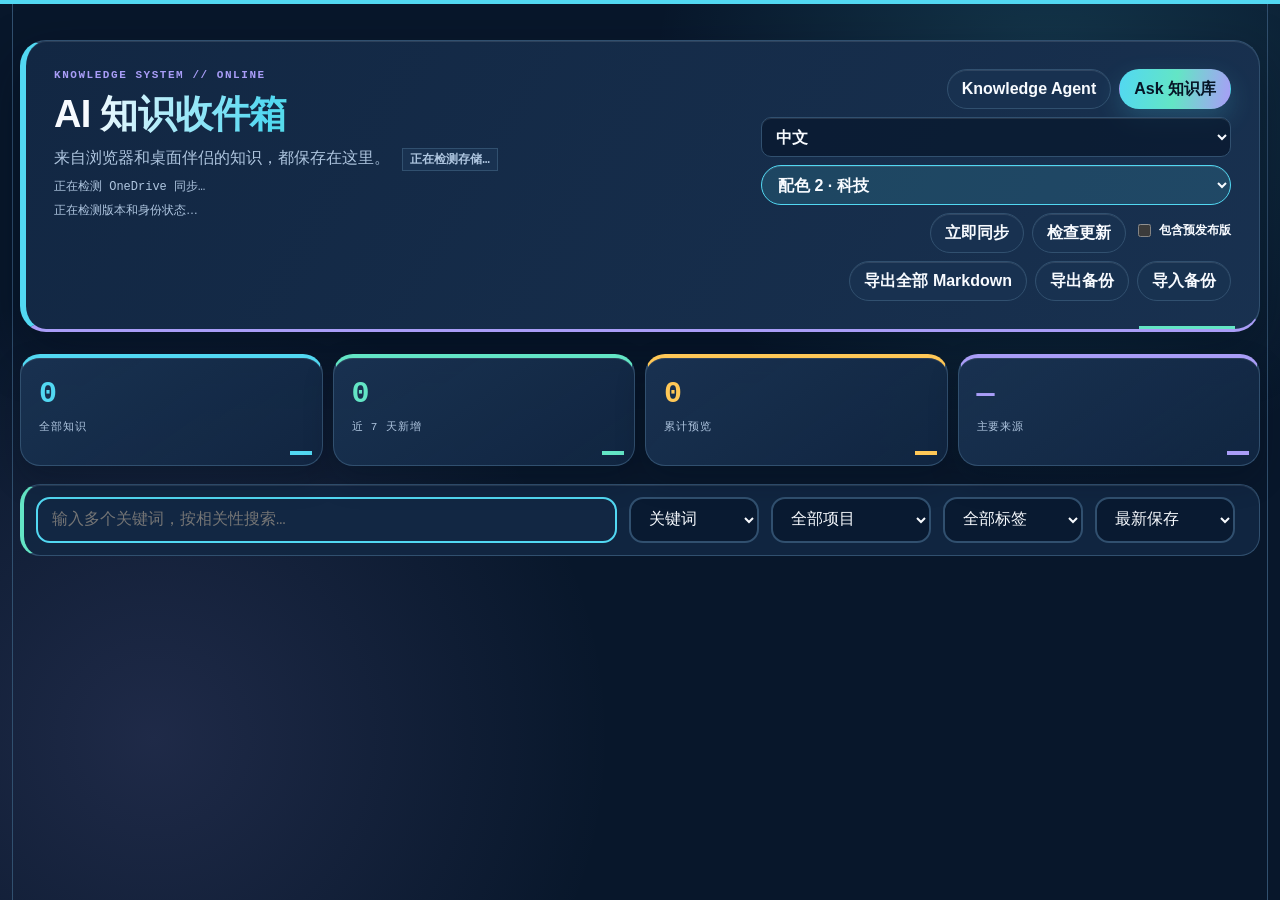
<file: extension/library.html>
<!DOCTYPE html>
<html lang="zh-CN">
<head>
  <meta charset="UTF-8">
  <meta name="viewport" content="width=device-width, initial-scale=1.0">
  <title>AI 知识收件箱</title>
  <script src="theme.js"></script>
  <script src="i18n.js"></script>
  <link rel="stylesheet" href="shared.css">
  <style>
    .app {
      width: min(1120px, calc(100% - 32px));
      margin: 0 auto;
      padding: 36px 0 64px;
    }
    header {
      display: flex;
      align-items: flex-start;
      justify-content: space-between;
      gap: 24px;
      margin-bottom: 22px;
      padding: 24px;
      border: 1px solid var(--cp-border);
      border-left: 6px solid var(--cp-accent);
      border-radius: 16px;
      background: var(--cp-surface);
      box-shadow: 0 0 2px var(--cp-border), 0 1px 2px var(--cp-border);
    }
    h1 {
      margin: 0 0 8px;
      font-size: clamp(26px, 4vw, 38px);
      letter-spacing: -0.02em;
    }
    .subtitle { margin: 0; color: var(--cp-text-muted); }
    .backend-status {
      display: inline-block;
      margin-left: 8px;
      padding: 2px 7px;
      border: 1px solid var(--cp-border);
      border-radius: 0.625rem;
      font-size: 12px;
    }
    .backend-status.server {
      border-color: var(--cp-success);
      color: var(--cp-success);
    }
    .backend-status.local {
      border-color: var(--cp-warning);
      color: var(--cp-warning);
    }
    .sync-line {
      margin-top: 7px;
      color: var(--cp-text-muted);
      font-size: 12px;
    }
    .sync-line.error { color: var(--cp-danger); }
    .library-pairing {
      display: none;
      max-width: 520px;
      margin-top: 12px;
      padding: 12px;
      border: 1px solid var(--cp-warning);
      border-radius: 14px;
      background: var(--cp-surface-soft);
    }
    .library-pairing p {
      margin: 0 0 8px;
      color: var(--cp-text-muted);
      font-size: 12px;
    }
    .library-pair-row { display: flex; gap: 8px; }
    .library-pair-row input {
      height: 40px;
      padding: 8px 10px;
      text-transform: uppercase;
    }
    .version-line {
      margin-top: 7px;
      color: var(--cp-text-muted);
      font-size: 12px;
    }
    .version-line.warning { color: var(--cp-danger); font-weight: 700; }
    .release-link { color: var(--cp-link); }
    .channel-label { display: flex; align-items: center; gap: 5px; font-size: 12px; }
    .channel-label input { width: auto; }
    .header-actions { display: flex; flex-wrap: wrap; gap: 8px; }
    .language-picker {
      min-height: 40px;
      padding: 8px 10px;
      border: 1px solid var(--cp-border);
      border-radius: 0.625rem;
      background: var(--cp-surface);
      color: var(--cp-text);
      font-weight: 700;
    }
    .insights {
      display: grid;
      grid-template-columns: repeat(4, minmax(0, 1fr));
      gap: 12px;
      margin-bottom: 18px;
    }
    .metric {
      position: relative;
      overflow: hidden;
      padding: 16px;
      border: 1px solid var(--cp-border);
      border-top: 4px solid var(--cp-accent);
      border-radius: 16px;
      background: var(--cp-surface);
      box-shadow: 0 0 2px var(--cp-border), 0 1px 2px var(--cp-border);
    }
    .metric:nth-child(2) { border-top-color: var(--cp-success); }
    .metric:nth-child(3) { border-top-color: var(--cp-warning); }
    .metric:nth-child(4) { border-top-color: var(--cp-link); }
    .metric strong {
      display: block;
      margin-bottom: 4px;
      font-size: 24px;
      line-height: 1.2;
      color: var(--cp-accent);
    }
    .metric:nth-child(2) strong { color: var(--cp-success); }
    .metric:nth-child(3) strong { color: var(--cp-warning); }
    .metric:nth-child(4) strong { color: var(--cp-link); }
    .metric span {
      color: var(--cp-text-muted);
      font-size: 12px;
    }
    .toolbar {
      display: grid;
      grid-template-columns: minmax(220px, 1fr) 130px 160px 140px 140px auto;
      gap: 12px;
      margin-bottom: 18px;
    }
    #search, .filter {
      height: 46px;
      padding: 10px 14px;
      border-width: 2px;
      background: var(--cp-surface);
    }
    #search { border-color: var(--cp-accent); }
    #count {
      display: flex;
      align-items: center;
      color: var(--cp-text-muted);
      font-size: 14px;
    }
    .grid {
      display: grid;
      grid-template-columns: repeat(3, minmax(0, 1fr));
      gap: 14px;
    }
    .card {
      display: flex;
      flex-direction: column;
      min-height: 200px;
      padding: 20px;
      border: 1px solid var(--cp-border);
      border-top: 4px solid var(--cp-accent);
      border-radius: 16px;
      background: var(--cp-surface);
      box-shadow: 0 0 2px var(--cp-border), 0 1px 2px var(--cp-border);
      transition: transform 140ms ease, border-color 140ms ease, box-shadow 140ms ease;
    }
    .card:hover {
      transform: translateY(-3px);
      border-color: var(--cp-accent);
      box-shadow: var(--cp-shadow);
    }
    .card h2 {
      margin: 0 0 10px;
      font-size: 18px;
      line-height: 1.35;
      overflow-wrap: anywhere;
    }
    .taxonomy {
      display: flex;
      flex-wrap: wrap;
      gap: 6px;
      margin: 0 0 12px;
    }
    .chip {
      padding: 3px 8px;
      border-radius: 0.625rem;
      background: var(--cp-accent-soft);
      color: var(--cp-accent);
      font-size: 12px;
      font-weight: 700;
    }
    .chip.project {
      border: 1px solid var(--cp-link);
      background: var(--cp-surface);
      color: var(--cp-link);
    }
    .preview {
      display: -webkit-box;
      margin: 0 0 18px;
      overflow: hidden;
      color: var(--cp-text-soft);
      line-height: 1.6;
      white-space: pre-wrap;
      -webkit-box-orient: vertical;
      -webkit-line-clamp: 5;
    }
    .card-footer {
      display: flex;
      align-items: center;
      justify-content: space-between;
      gap: 8px;
      margin-top: auto;
    }
    .text-button {
      border: 0;
      padding: 5px 7px;
      border-radius: 0.625rem;
      background: transparent;
      color: var(--cp-danger);
      font-weight: 600;
    }
    .text-button:hover { background: var(--cp-accent-soft); }
    .preview-button { color: var(--cp-link); }
    .empty {
      grid-column: 1 / -1;
      padding: 80px 24px;
      border: 1px dashed var(--cp-border-strong);
      border-radius: 16px;
      text-align: center;
      color: var(--cp-text-muted);
    }
    .empty strong {
      display: block;
      margin-bottom: 8px;
      color: var(--cp-text);
      font-size: 18px;
    }
    dialog {
      width: min(720px, calc(100% - 24px));
      max-height: calc(100vh - 40px);
      padding: 0;
      overflow: auto;
      border: 1px solid var(--cp-border);
      border-radius: 16px;
      background: var(--cp-surface);
      color: var(--cp-text);
      box-shadow: var(--cp-shadow);
    }
    dialog::backdrop { background: var(--cp-overlay); }
    .dialog-head {
      position: sticky;
      top: 0;
      display: flex;
      align-items: center;
      justify-content: space-between;
      gap: 12px;
      padding: 18px 22px;
      border-bottom: 1px solid var(--cp-border);
      background: var(--cp-panel-strong);
    }
    .dialog-head h2 { margin: 0; font-size: 20px; }
    .dialog-body { padding: 22px; }
    #editContent { min-height: 260px; }
    #editSummary { min-height: 100px; }
    .ai-row {
      display: flex;
      align-items: center;
      justify-content: space-between;
      gap: 12px;
      margin-bottom: 14px;
    }
    .ai-row .hint { margin: 0; }
    .summary-box {
      margin: 16px 0;
      padding: 14px 16px;
      border-left: 3px solid var(--cp-accent);
      background: var(--cp-accent-soft);
      white-space: pre-wrap;
      line-height: 1.6;
    }
    .markdown-body {
      line-height: 1.7;
      overflow-wrap: anywhere;
    }
    .markdown-body h1, .markdown-body h2, .markdown-body h3,
    .markdown-body h4, .markdown-body h5, .markdown-body h6 {
      margin: 1.25em 0 0.55em;
      line-height: 1.3;
    }
    .markdown-body p { white-space: pre-wrap; }
    .markdown-body code {
      padding: 2px 5px;
      border-radius: 0.3rem;
      background: var(--cp-surface-soft);
      font-family: Consolas, "Courier New", Courier, monospace;
    }
    .markdown-body pre {
      overflow: auto;
      padding: 16px;
      border: 1px solid var(--cp-border);
      border-radius: 0.625rem;
      background: var(--cp-bg-elevated);
    }
    .markdown-body pre code { padding: 0; background: transparent; }
    .markdown-body blockquote {
      margin: 16px 0;
      padding: 4px 16px;
      border-left: 3px solid var(--cp-accent);
      color: var(--cp-text-soft);
      white-space: pre-wrap;
      background: var(--cp-accent-soft);
    }
    .markdown-body a { color: var(--cp-link); }
    .related {
      margin-top: 28px;
      padding-top: 20px;
      border-top: 1px solid var(--cp-border);
    }
    .related h3 {
      margin: 0 0 12px;
      font-size: 15px;
    }
    .related-list {
      display: grid;
      gap: 8px;
    }
    .related-item {
      width: 100%;
      padding: 10px 12px;
      border: 1px solid var(--cp-border);
      border-radius: 0.625rem;
      background: var(--cp-surface-soft);
      color: var(--cp-text);
      text-align: left;
    }
    .related-item:hover { border-color: var(--cp-border-strong); }
    .related-item:hover {
      border-color: var(--cp-accent);
      background: var(--cp-accent-soft);
    }
    .related-item strong, .related-item span { display: block; }
    .related-item span {
      margin-top: 3px;
      color: var(--cp-text-muted);
      font-size: 12px;
    }
    .icon-button {
      width: 36px;
      height: 36px;
      border: 0;
      border-radius: 0.625rem;
      background: var(--cp-surface-soft);
      color: var(--cp-text);
      font-size: 22px;
    }
    #toast {
      position: fixed;
      right: 20px;
      bottom: 20px;
      padding: 12px 16px;
      border: 1px solid var(--cp-border);
      border-radius: 0.625rem;
      background: var(--cp-panel-strong);
      box-shadow: var(--cp-shadow);
      opacity: 0;
      transform: translateY(10px);
      transition: 160ms ease;
      pointer-events: none;
    }
    #toast.show { opacity: 1; transform: translateY(0); }

    html[data-skin="tech"] body {
      border-top: 4px solid var(--cp-accent);
    }
    html[data-skin="tech"] .app {
      position: relative;
      width: min(1240px, calc(100% - 40px));
    }
    html[data-skin="tech"] .app::before,
    html[data-skin="tech"] .app::after {
      position: fixed;
      z-index: -1;
      top: 4px;
      bottom: 0;
      width: 1px;
      background: var(--cp-border);
      content: "";
    }
    html[data-skin="tech"] .app::before { left: max(12px, calc((100vw - 1240px) / 2 - 16px)); }
    html[data-skin="tech"] .app::after { right: max(12px, calc((100vw - 1240px) / 2 - 16px)); }
    html[data-skin="tech"] header {
      position: relative;
      padding: 28px;
      border: 1px solid var(--cp-border);
      border-left: 6px solid var(--cp-accent);
      border-bottom: 3px solid var(--cp-link);
      border-radius: 26px;
      background:
        linear-gradient(120deg, rgba(18, 39, 67, 0.98), rgba(25, 50, 81, 0.9)),
        var(--cp-surface);
      box-shadow: var(--cp-shadow), inset 0 1px 0 var(--cp-sheen);
      clip-path: none;
    }
    html[data-skin="tech"] header::after {
      position: absolute;
      right: 24px;
      bottom: 0;
      width: 96px;
      height: 3px;
      background: var(--cp-success);
      content: "";
    }
    html[data-skin="tech"] .header-copy::before {
      display: block;
      margin-bottom: 8px;
      color: var(--cp-link);
      content: "KNOWLEDGE SYSTEM // ONLINE";
      font-family: Consolas, "Courier New", Courier, monospace;
      font-size: 11px;
      font-weight: 700;
      letter-spacing: 0.14em;
    }
    html[data-skin="tech"] h1 {
      background: linear-gradient(100deg, var(--cp-text) 8%, var(--cp-accent) 48%, var(--cp-success) 72%, var(--cp-link));
      background-clip: text;
      color: transparent;
      letter-spacing: -0.02em;
    }
    html[data-skin="tech"] .backend-status {
      border-radius: 0;
      background: var(--cp-surface-soft);
      font-family: Consolas, "Courier New", Courier, monospace;
      font-weight: 700;
    }
    html[data-skin="tech"] .header-actions {
      max-width: 470px;
      justify-content: flex-end;
    }
    html[data-skin="tech"] .button,
    html[data-skin="tech"] .skin-picker {
      border-radius: 999px;
      clip-path: none;
    }
    html[data-skin="tech"] .skin-picker {
      min-height: 40px;
      padding: 8px 12px;
      border: 1px solid var(--cp-accent);
      background: rgba(82, 216, 242, 0.14);
      color: var(--cp-text);
      font-weight: 700;
    }
    html[data-skin="tech"] .insights { gap: 10px; }
    html[data-skin="tech"] .metric {
      min-height: 112px;
      padding: 18px;
      border-radius: 20px;
      background: linear-gradient(145deg, rgba(25, 50, 81, 0.98), rgba(18, 39, 67, 0.9));
      box-shadow: 0 14px 30px rgba(2, 11, 27, 0.24), inset 0 1px 0 var(--cp-sheen);
      clip-path: none;
    }
    html[data-skin="tech"] .metric::after {
      position: absolute;
      right: 10px;
      bottom: 10px;
      width: 22px;
      height: 4px;
      background: var(--cp-accent);
      content: "";
    }
    html[data-skin="tech"] .metric:nth-child(2)::after { background: var(--cp-success); }
    html[data-skin="tech"] .metric:nth-child(3)::after { background: var(--cp-warning); }
    html[data-skin="tech"] .metric:nth-child(4)::after { background: var(--cp-link); }
    html[data-skin="tech"] .metric strong {
      font-family: Consolas, "Courier New", Courier, monospace;
      font-size: 30px;
      letter-spacing: 0.04em;
    }
    html[data-skin="tech"] .metric span {
      font-family: Consolas, "Courier New", Courier, monospace;
      font-size: 11px;
      letter-spacing: 0.08em;
      text-transform: uppercase;
    }
    html[data-skin="tech"] .toolbar {
      padding: 12px;
      border: 1px solid var(--cp-border);
      border-left: 4px solid var(--cp-success);
      border-radius: 20px;
      background: rgba(18, 39, 67, 0.9);
      box-shadow: inset 0 1px 0 var(--cp-sheen);
    }
    html[data-skin="tech"] #search,
    html[data-skin="tech"] .filter {
      border-radius: 14px;
      box-shadow: none;
      font-family: Consolas, "Courier New", Courier, monospace;
    }
    html[data-skin="tech"] #count {
      font-family: Consolas, "Courier New", Courier, monospace;
    }
    html[data-skin="tech"] .grid { gap: 12px; }
    html[data-skin="tech"] .card {
      position: relative;
      min-height: 230px;
      border-radius: 22px;
      border-top-color: var(--cp-link);
      background: linear-gradient(145deg, rgba(25, 50, 81, 0.96), rgba(18, 39, 67, 0.92));
      box-shadow: 0 14px 28px rgba(2, 11, 27, 0.2), inset 0 1px 0 var(--cp-sheen);
      clip-path: none;
    }
    html[data-skin="tech"] .card:nth-child(3n + 2) { border-top-color: var(--cp-success); }
    html[data-skin="tech"] .card:nth-child(3n) { border-top-color: var(--cp-accent); }
    html[data-skin="tech"] .card::before {
      position: absolute;
      top: 14px;
      right: 14px;
      width: 7px;
      height: 7px;
      border: 1px solid var(--cp-link);
      background: var(--cp-surface);
      content: "";
    }
    html[data-skin="tech"] .card:hover {
      transform: translateY(-4px);
      border-color: var(--cp-link);
      box-shadow: 0 20px 42px rgba(2, 11, 27, 0.38), 0 0 0 1px var(--cp-accent);
    }
    html[data-skin="tech"] .card h2 {
      padding-right: 20px;
      font-family: "Segoe UI Semibold", "Segoe UI", Aptos, Calibri, sans-serif;
    }
    html[data-skin="tech"] .chip {
      border: 1px solid var(--cp-accent);
      border-radius: 999px;
      background: rgba(82, 216, 242, 0.1);
      font-family: Consolas, "Courier New", Courier, monospace;
      letter-spacing: 0.03em;
    }
    html[data-skin="tech"] .chip.project { border-color: var(--cp-link); }
    html[data-skin="tech"] .meta,
    html[data-skin="tech"] .sync-line {
      font-family: Consolas, "Courier New", Courier, monospace;
    }
    html[data-skin="tech"] dialog {
      border: 1px solid var(--cp-link);
      border-radius: 24px;
      clip-path: none;
    }
    html[data-skin="tech"] .dialog-head {
      border-bottom: 3px solid var(--cp-accent);
      background: var(--cp-surface);
    }
    html[data-skin="tech"] .summary-box,
    html[data-skin="tech"] .related-item,
    html[data-skin="tech"] .markdown-body pre {
      border-radius: 14px;
    }
    @media (max-width: 820px) {
      .grid { grid-template-columns: repeat(2, minmax(0, 1fr)); }
      .toolbar { grid-template-columns: 1fr 1fr; }
      .insights { grid-template-columns: 1fr 1fr; }
    }
    @media (max-width: 580px) {
      header { flex-direction: column; }
      .toolbar, .grid { grid-template-columns: 1fr; }
      .insights { grid-template-columns: 1fr 1fr; }
    }
  </style>
</head>
<body>
  <main class="app">
    <header>
      <div class="header-copy">
        <h1>AI 知识收件箱</h1>
        <p class="subtitle">
          来自浏览器和桌面伴侣的知识，都保存在这里。
          <span class="backend-status" id="backendStatus">正在检测存储…</span>
        </p>
        <div class="sync-line" id="syncStatus">正在检测 OneDrive 同步…</div>
        <div class="version-line" id="versionStatus">正在检测版本和身份状态…</div>
        <div class="version-line" id="updateResult" role="status"></div>
        <form class="library-pairing" id="libraryPairing">
          <p>在桌面伴侣菜单中生成配对码，然后在这里输入。</p>
          <div class="library-pair-row">
            <input id="libraryPairingCode" maxlength="8" autocomplete="one-time-code" placeholder="8 位配对码">
            <button class="button primary" type="submit">配对</button>
          </div>
        </form>
      </div>
      <div class="header-actions">
        <button class="button" id="agentButton" type="button">Knowledge Agent</button>
        <button class="button primary" id="askButton" type="button">Ask 知识库</button>
        <select class="language-picker" id="languagePicker" aria-label="界面语言">
          <option value="zh">中文</option>
          <option value="en">English</option>
        </select>
        <select class="skin-picker" id="skinPicker" aria-label="知识库配色">
          <option value="classic">配色 1 · 鲜艳</option>
          <option value="tech">配色 2 · 科技</option>
        </select>
        <button class="button" id="syncButton" type="button">立即同步</button>
        <button class="button" id="checkUpdates" type="button">检查更新</button>
        <label class="channel-label">
          <input id="prereleaseChannel" type="checkbox">
          包含预发布版
        </label>
        <button class="button" id="exportMarkdownButton" type="button">导出全部 Markdown</button>
        <button class="button" id="exportButton" type="button">导出备份</button>
        <button class="button" id="importButton" type="button">导入备份</button>
        <input class="hidden" id="fileInput" type="file" accept="application/json,.json">
      </div>
    </header>
    <section class="insights" aria-label="使用概览">
      <div class="metric"><strong id="totalMetric">0</strong><span>全部知识</span></div>
      <div class="metric"><strong id="weekMetric">0</strong><span>近 7 天新增</span></div>
      <div class="metric"><strong id="viewMetric">0</strong><span>累计预览</span></div>
      <div class="metric"><strong id="sourceMetric">—</strong><span>主要来源</span></div>
    </section>
    <section class="toolbar">
      <input id="search" type="search" placeholder="输入多个关键词，按相关性搜索…" autocomplete="off">
      <select class="filter" id="searchMode" aria-label="搜索方式">
        <option value="keyword">关键词</option>
        <option value="semantic">语义向量</option>
      </select>
      <select class="filter" id="projectFilter" aria-label="按项目筛选">
        <option value="">全部项目</option>
      </select>
      <select class="filter" id="tagFilter" aria-label="按标签筛选">
        <option value="">全部标签</option>
      </select>
      <select class="filter" id="sortOrder" aria-label="排序方式">
        <option value="newest">最新保存</option>
        <option value="mostViewed">最多预览</option>
        <option value="recentlyViewed">最近预览</option>
      </select>
      <div id="count"></div>
    </section>
    <section class="grid" id="grid" aria-live="polite"></section>
  </main>

  <dialog id="editDialog">
    <div class="dialog-head">
      <h2>编辑知识</h2>
      <button class="icon-button" id="closeDialog" type="button" aria-label="关闭">×</button>
    </div>
    <form class="dialog-body" id="editForm">
      <div class="meta" id="editMeta"></div>
      <div class="ai-row">
        <p class="hint">浏览器内置 AI 在设备本地生成，不上传到外部服务。</p>
        <button class="button" id="organizeButton" type="button">AI 智能整理</button>
      </div>
      <div class="field">
        <label for="editTitle">标题</label>
        <input id="editTitle" maxlength="120" required>
      </div>
      <div class="field">
        <label for="editContent">内容</label>
        <textarea id="editContent" required></textarea>
      </div>
      <div class="field">
        <label for="editSummary">摘要</label>
        <textarea id="editSummary" placeholder="可手动填写，或使用浏览器内置 AI 生成"></textarea>
      </div>
      <div class="field">
        <label for="editSource">来源</label>
        <input id="editSource" type="url" placeholder="https://…">
      </div>
      <div class="field">
        <label for="editProject">项目</label>
        <input id="editProject" maxlength="60" placeholder="例如：知识库 MVP">
      </div>
      <div class="field">
        <label for="editTags">标签</label>
        <input id="editTags" maxlength="200" placeholder="产品, Agent, 灵感">
        <p class="hint">多个标签用逗号分隔。</p>
      </div>
      <div class="actions">
        <button class="button" id="cancelEdit" type="button">取消</button>
        <button class="button primary" type="submit">保存修改</button>
      </div>
    </form>
  </dialog>
  <dialog id="previewDialog">
    <div class="dialog-head">
      <h2 id="previewTitle"></h2>
      <button class="icon-button" id="closePreview" type="button" aria-label="关闭">×</button>
    </div>
    <div class="dialog-body">
      <div class="meta" id="previewMeta"></div>
      <div class="summary-box hidden" id="previewSummary"></div>
      <article class="markdown-body" id="markdownPreview"></article>
      <section class="related hidden" id="relatedSection">
        <h3>相关知识</h3>
        <div class="related-list" id="relatedList"></div>
      </section>
    </div>
  </dialog>
  <div id="toast" role="status"></div>

  <script src="release-info.js"></script>
  <script src="update.js"></script>
  <script src="storage.js"></script>
  <script src="markdown.js"></script>
  <script src="browser-ai.js"></script>
  <script src="semantic.js"></script>
  <script src="library.js"></script>
</body>
</html>
</file>
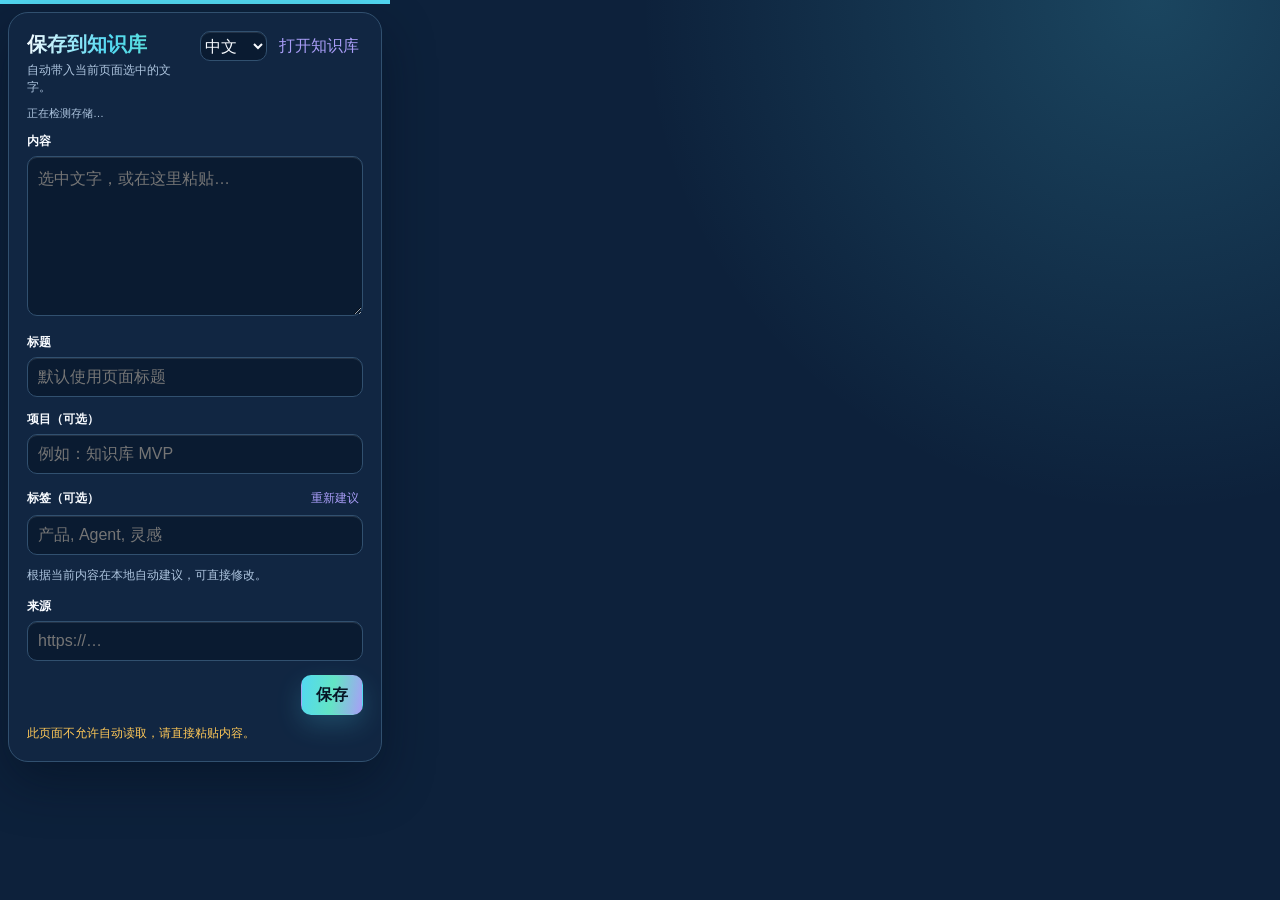
<file: extension/popup.html>
<!DOCTYPE html>
<html lang="zh-CN">
<head>
  <meta charset="UTF-8">
  <meta name="viewport" content="width=device-width, initial-scale=1.0">
  <title>保存到 AI 知识库</title>
  <script src="theme.js"></script>
  <script src="i18n.js"></script>
  <link rel="stylesheet" href="shared.css">
  <style>
    body { width: 390px; background: var(--cp-surface); }
    main { padding: 18px; }
    .head {
      display: flex;
      align-items: flex-start;
      justify-content: space-between;
      gap: 12px;
      margin-bottom: 16px;
    }
    h1 { margin: 0 0 4px; font-size: 20px; }
    .head p { margin: 0; color: var(--cp-text-muted); font-size: 12px; }
    .library-link {
      border: 0;
      padding: 4px;
      background: transparent;
      color: var(--cp-link);
      white-space: nowrap;
    }
    .popup-tools { display: flex; align-items: center; gap: 8px; }
    .language-picker {
      height: 30px;
      border: 1px solid var(--cp-border);
      border-radius: 0.625rem;
      background: var(--cp-surface);
      color: var(--cp-text);
    }
    #status {
      min-height: 18px;
      margin: 10px 0 0;
      color: var(--cp-success);
      font-size: 12px;
    }
    #backend {
      margin: -6px 0 12px;
      color: var(--cp-text-muted);
      font-size: 11px;
    }
    #pairing {
      display: none;
      margin: 0 0 14px;
      padding: 12px;
      border: 1px solid var(--cp-warning);
      border-radius: 10px;
    }
    #pairing p { margin: 0 0 8px; color: var(--cp-text-muted); font-size: 12px; }
    .pair-row { display: flex; gap: 8px; }
    .pair-row input { text-transform: uppercase; }
    html[data-skin="tech"] body {
      border-top: 4px solid var(--cp-accent);
      background:
        radial-gradient(circle at 90% 0, rgba(82, 216, 242, 0.2), transparent 35%),
        var(--cp-bg-elevated);
    }
    html[data-skin="tech"] main {
      margin: 8px;
      border: 1px solid var(--cp-border);
      border-radius: 20px;
      background: rgba(18, 39, 67, 0.9);
      box-shadow: var(--cp-shadow);
    }
    html[data-skin="tech"] h1 {
      background: linear-gradient(100deg, var(--cp-text), var(--cp-accent), var(--cp-success));
      background-clip: text;
      color: transparent;
    }
    .label-row {
      display: flex;
      align-items: center;
      justify-content: space-between;
      gap: 12px;
      margin-bottom: 6px;
    }
    .label-row label { margin: 0; }
    .suggest-button {
      border: 0;
      padding: 2px 4px;
      background: transparent;
      color: var(--cp-link);
      font-size: 12px;
    }
  </style>
</head>
<body>
  <main>
    <div class="head">
      <div>
        <h1>保存到知识库</h1>
        <p>自动带入当前页面选中的文字。</p>
      </div>
      <div class="popup-tools">
        <select class="language-picker" id="languagePicker" aria-label="界面语言">
          <option value="zh">中文</option>
          <option value="en">English</option>
        </select>
        <button class="library-link" id="openLibrary" type="button">打开知识库</button>
      </div>
    </div>
    <div id="backend">正在检测存储…</div>
    <form id="pairing">
      <p>在桌面伴侣菜单中生成配对码，然后在这里输入。</p>
      <div class="pair-row">
        <input id="pairingCode" maxlength="8" autocomplete="one-time-code" placeholder="8 位配对码">
        <button class="button" type="submit">配对</button>
      </div>
    </form>
    <form id="entryForm">
      <div class="field">
        <label for="content">内容</label>
        <textarea id="content" required placeholder="选中文字，或在这里粘贴…"></textarea>
      </div>
      <div class="field">
        <label for="title">标题</label>
        <input id="title" maxlength="120" placeholder="默认使用页面标题">
      </div>
      <div class="field">
        <label for="project">项目（可选）</label>
        <input id="project" maxlength="60" placeholder="例如：知识库 MVP">
      </div>
      <div class="field">
        <div class="label-row">
          <label for="tags">标签（可选）</label>
          <button class="suggest-button" id="suggestTags" type="button">重新建议</button>
        </div>
        <input id="tags" maxlength="200" placeholder="产品, Agent, 灵感">
        <p class="hint">根据当前内容在本地自动建议，可直接修改。</p>
      </div>
      <div class="field">
        <label for="source">来源</label>
        <input id="source" type="url" placeholder="https://…">
      </div>
      <div class="actions">
        <button class="button primary" type="submit">保存</button>
      </div>
      <div id="status" role="status"></div>
    </form>
  </main>
  <script src="storage.js"></script>
  <script src="popup.js"></script>
</body>
</html>
</file>
<file: docs/site.css>
:root {
  color-scheme: dark;
  --cp-bg: #08172b;
  --cp-bg-elevated: #0d213b;
  --cp-surface: #122743;
  --cp-surface-soft: #193251;
  --cp-border: #31506f;
  --cp-border-strong: #52d8f2;
  --cp-text: #f8fbff;
  --cp-text-muted: #aec5df;
  --cp-text-soft: #d2e2f2;
  --cp-accent: #52d8f2;
  --cp-accent-hover: #75e5f7;
  --cp-accent-soft: rgba(82, 216, 242, 0.16);
  --cp-accent-fg: #061526;
  --cp-success: #63e5c5;
  --cp-danger: #ff718b;
  --cp-warning: #ffc857;
  --cp-link: #a99df7;
  --cp-shadow: 0 22px 56px rgba(2, 11, 27, 0.44);
  --cp-sheen: rgba(255, 255, 255, 0.1);
  --cp-highlight: rgba(99, 229, 197, 0.16);
}
* { box-sizing: border-box; }
body {
  margin: 0;
  background:
    radial-gradient(circle at 85% 12%, var(--cp-accent-soft), transparent 30%),
    radial-gradient(circle at 10% 82%, var(--cp-highlight), transparent 32%),
    var(--cp-bg);
  color: var(--cp-text);
  font-family: "Segoe UI", Aptos, Calibri, -apple-system, BlinkMacSystemFont, sans-serif;
}
a { color: inherit; text-decoration: none; }
.wrap { width: min(1240px, calc(100% - 36px)); margin: 0 auto; }
nav {
  display: flex;
  align-items: center;
  justify-content: space-between;
  padding: 24px 0;
}
.brand { font-weight: 900; letter-spacing: 0.08em; }
.nav-links { display: flex; align-items: center; gap: 18px; color: var(--cp-text-muted); }
.lang {
  padding: 7px 13px;
  border: 1px solid var(--cp-accent);
  border-radius: 999px;
  color: var(--cp-accent);
  font-weight: 800;
}
.hero {
  display: grid;
  grid-template-columns: 1.08fr 0.92fr;
  gap: 52px;
  align-items: center;
  min-height: 690px;
  margin: 4px auto 64px;
  padding: 64px 70px;
  overflow: hidden;
  border: 1px solid var(--cp-border);
  border-radius: 34px;
  background: linear-gradient(125deg, var(--cp-bg-elevated), var(--cp-surface), var(--cp-bg));
  box-shadow: var(--cp-shadow), inset 0 1px 0 var(--cp-sheen);
}
.badge {
  display: inline-flex;
  align-items: center;
  gap: 10px;
  padding: 10px 18px;
  border: 1px solid var(--cp-border);
  border-radius: 999px;
  background: var(--cp-surface-soft);
  font-family: Consolas, "Courier New", Courier, monospace;
  font-weight: 800;
  letter-spacing: 0.12em;
}
.dot { width: 10px; height: 10px; border-radius: 50%; background: var(--cp-success); }
h1 { margin: 28px 0 18px; font-size: clamp(48px, 7vw, 82px); line-height: 0.98; }
.gradient-text {
  background: linear-gradient(100deg, var(--cp-accent), var(--cp-success), var(--cp-link));
  background-clip: text;
  color: transparent;
}
.tagline { margin: 0 0 16px; font-size: 24px; font-weight: 800; }
.lead { max-width: 660px; color: var(--cp-text-soft); font-size: 18px; line-height: 1.75; }
.callout {
  margin: 28px 0;
  padding: 16px 20px;
  border-left: 5px solid var(--cp-accent);
  border-radius: 0 18px 18px 0;
  background: var(--cp-surface-soft);
  color: var(--cp-text-soft);
}
.callout strong { display: block; color: var(--cp-text); }
.actions { display: flex; flex-wrap: wrap; gap: 12px; }
.button {
  padding: 13px 20px;
  border: 1px solid var(--cp-border);
  border-radius: 999px;
  background: var(--cp-surface-soft);
  font-weight: 800;
}
.button.primary {
  border-color: transparent;
  background: linear-gradient(100deg, var(--cp-accent), var(--cp-success), var(--cp-link));
  color: var(--cp-accent-fg);
  box-shadow: 0 12px 28px var(--cp-accent-soft);
}
.orbit-panel {
  position: relative;
  display: grid;
  min-height: 520px;
  place-items: center;
  border-radius: 28px;
  background-color: var(--cp-bg-elevated);
  box-shadow: inset 0 0 80px var(--cp-accent-soft);
}
.orbit, .orbit::before {
  position: absolute;
  border: 1px solid var(--cp-border-strong);
  border-radius: 50%;
  content: "";
}
.orbit { width: 390px; height: 390px; }
.orbit::before { inset: 42px; border-style: dashed; }
.core {
  z-index: 2;
  display: grid;
  width: 176px;
  height: 176px;
  place-items: center;
  padding: 24px;
  border: 18px solid var(--cp-accent);
  border-right-color: var(--cp-link);
  border-bottom-color: var(--cp-success);
  border-radius: 50%;
  background: var(--cp-bg);
  text-align: center;
  font-size: 20px;
  font-weight: 900;
}
.node {
  position: absolute;
  z-index: 3;
  padding: 9px 16px;
  border: 1px solid var(--cp-accent);
  border-radius: 999px;
  background: var(--cp-bg-elevated);
  color: var(--cp-accent);
  font-weight: 800;
}
.node:nth-of-type(1) { top: 44px; }
.node:nth-of-type(2) { top: 150px; right: 18px; color: var(--cp-success); border-color: var(--cp-success); }
.node:nth-of-type(3) { right: 18px; bottom: 100px; color: var(--cp-link); border-color: var(--cp-link); }
.node:nth-of-type(4) { bottom: 42px; }
.node:nth-of-type(5) { bottom: 100px; left: 18px; color: var(--cp-success); border-color: var(--cp-success); }
.node:nth-of-type(6) { top: 150px; left: 18px; color: var(--cp-link); border-color: var(--cp-link); }
.section { padding: 76px 0; }
.section-head { max-width: 720px; margin-bottom: 28px; }
.section h2 { margin: 0 0 12px; font-size: 38px; }
.section p { color: var(--cp-text-muted); line-height: 1.7; }
.grid { display: grid; grid-template-columns: repeat(3, 1fr); gap: 18px; }
.card {
  min-height: 190px;
  padding: 24px;
  border: 1px solid var(--cp-border);
  border-radius: 24px;
  background: linear-gradient(145deg, var(--cp-surface-soft), var(--cp-surface));
  box-shadow: inset 0 1px 0 var(--cp-sheen);
}
.icon {
  display: grid;
  width: 34px;
  height: 34px;
  margin-bottom: 16px;
  place-items: center;
  border-radius: 50%;
  background: var(--cp-accent-soft);
  color: var(--cp-accent);
  font-weight: 900;
}
.card:nth-child(2n) .icon { color: var(--cp-success); }
.card:nth-child(3n) .icon { color: var(--cp-link); }
.card h3 { margin: 0 0 10px; }
.card p { margin: 0; }
footer { padding: 38px 0; color: var(--cp-text-muted); border-top: 1px solid var(--cp-border); }
@media (max-width: 860px) {
  .hero { grid-template-columns: 1fr; padding: 42px 28px; }
  .orbit-panel { min-height: 440px; }
  .grid { grid-template-columns: 1fr 1fr; }
}
@media (max-width: 580px) {
  .nav-links a:not(.lang) { display: none; }
  .hero { min-height: auto; border-radius: 24px; }
  .orbit-panel { display: none; }
  .grid { grid-template-columns: 1fr; }
}
</file>
<file: extension/shared.css>
:root {
  color-scheme: light;
  --cp-bg: #f7f4ef;
  --cp-bg-elevated: #fcfbf8;
  --cp-surface: #ffffff;
  --cp-surface-soft: #f5f5f5;
  --cp-border: #dedede;
  --cp-border-strong: #919191;
  --cp-text: #242424;
  --cp-text-muted: #5c5c5c;
  --cp-text-soft: #6f6f6f;
  --cp-accent: #b11f4b;
  --cp-accent-hover: #9a1a41;
  --cp-accent-soft: rgba(177, 31, 75, 0.08);
  --cp-accent-fg: #ffffff;
  --cp-success: #16a34a;
  --cp-danger: #dc2626;
  --cp-warning: #f59e0b;
  --cp-link: #0078d4;
  --cp-shadow: 0 18px 48px rgba(0, 0, 0, 0.12);
  --cp-overlay: rgba(255, 255, 255, 0.8);
  --cp-panel: rgba(255, 255, 255, 0.86);
  --cp-panel-strong: rgba(255, 255, 255, 0.96);
  --cp-sheen: rgba(255, 255, 255, 0.55);
  --cp-highlight: rgba(177, 31, 75, 0.12);
}
html[data-theme="dark"] {
  color-scheme: dark;
  --cp-bg: #3d3b3a;
  --cp-bg-elevated: #343231;
  --cp-surface: #292929;
  --cp-surface-soft: #2e2e2e;
  --cp-border: #474747;
  --cp-border-strong: #5f5f5f;
  --cp-text: #dedede;
  --cp-text-muted: #919191;
  --cp-text-soft: #b0b0b0;
  --cp-accent: #fd8ea1;
  --cp-accent-hover: #fb7b91;
  --cp-accent-soft: rgba(253, 142, 161, 0.14);
  --cp-accent-fg: #1a1a1a;
  --cp-success: #4ade80;
  --cp-danger: #f87171;
  --cp-warning: #fbbf24;
  --cp-link: #4da6ff;
  --cp-shadow: 0 18px 48px rgba(0, 0, 0, 0.32);
  --cp-overlay: rgba(41, 41, 41, 0.88);
  --cp-panel: rgba(41, 41, 41, 0.72);
  --cp-panel-strong: rgba(41, 41, 41, 0.96);
  --cp-sheen: rgba(255, 255, 255, 0.04);
  --cp-highlight: rgba(253, 142, 161, 0.12);
}
html[data-skin="tech"] {
  color-scheme: dark;
  --cp-bg: #08172b;
  --cp-bg-elevated: #0d213b;
  --cp-surface: #122743;
  --cp-surface-soft: #193251;
  --cp-border: #31506f;
  --cp-border-strong: #55c9e8;
  --cp-text: #f8fbff;
  --cp-text-muted: #aec5df;
  --cp-text-soft: #d2e2f2;
  --cp-accent: #52d8f2;
  --cp-accent-hover: #75e5f7;
  --cp-accent-soft: rgba(82, 216, 242, 0.16);
  --cp-accent-fg: #061526;
  --cp-success: #63e5c5;
  --cp-danger: #ff718b;
  --cp-warning: #ffc857;
  --cp-link: #a99df7;
  --cp-shadow: 0 20px 52px rgba(2, 11, 27, 0.42);
  --cp-overlay: rgba(4, 14, 29, 0.84);
  --cp-panel: rgba(18, 39, 67, 0.92);
  --cp-panel-strong: rgba(13, 33, 59, 0.98);
  --cp-sheen: rgba(255, 255, 255, 0.1);
  --cp-highlight: rgba(99, 229, 197, 0.16);
}

* { box-sizing: border-box; }
body {
  margin: 0;
  min-height: 100vh;
  background: var(--cp-bg);
  color: var(--cp-text);
  font-family: "Segoe UI", Aptos, Calibri, -apple-system, BlinkMacSystemFont, sans-serif;
}
html[data-skin="tech"] body {
  background:
    radial-gradient(circle at 82% 10%, rgba(82, 216, 242, 0.17), transparent 30%),
    radial-gradient(circle at 12% 82%, rgba(169, 157, 247, 0.14), transparent 34%),
    var(--cp-bg);
}
button, input, select, textarea { font: inherit; }
button { cursor: pointer; }
.button {
  min-height: 40px;
  padding: 8px 14px;
  border: 1px solid var(--cp-border);
  border-radius: 0.625rem;
  background: var(--cp-surface);
  color: var(--cp-text);
  font-weight: 600;
}
.button:hover { border-color: var(--cp-border-strong); }
.button.primary {
  border-color: var(--cp-accent);
  background: var(--cp-accent);
  color: var(--cp-accent-fg);
}
.button.primary:hover { background: var(--cp-accent-hover); }
html[data-skin="tech"] .button {
  border-color: var(--cp-border);
  background: rgba(25, 50, 81, 0.82);
  box-shadow: inset 0 1px 0 var(--cp-sheen);
}
html[data-skin="tech"] .button:hover {
  border-color: var(--cp-accent);
  background: rgba(37, 73, 109, 0.94);
}
html[data-skin="tech"] .button.primary {
  border-color: transparent;
  background: linear-gradient(100deg, var(--cp-accent), var(--cp-success), var(--cp-link));
  color: var(--cp-accent-fg);
  box-shadow: 0 10px 26px rgba(82, 216, 242, 0.2);
}
.button.danger {
  border-color: var(--cp-danger);
  background: var(--cp-surface);
  color: var(--cp-danger);
}
input, select, textarea {
  width: 100%;
  border: 1px solid var(--cp-border);
  border-radius: 0.625rem;
  outline: none;
  background: var(--cp-surface);
  color: var(--cp-text);
}
html[data-skin="tech"] input,
html[data-skin="tech"] select,
html[data-skin="tech"] textarea {
  border-color: var(--cp-border);
  background: rgba(8, 23, 43, 0.72);
  box-shadow: inset 0 1px 0 var(--cp-sheen);
}
input:focus, select:focus, textarea:focus {
  border-color: var(--cp-accent);
  box-shadow: 0 0 0 3px var(--cp-accent-soft);
}
.field { margin-bottom: 14px; }
label {
  display: block;
  margin-bottom: 6px;
  font-size: 12px;
  font-weight: 700;
}
.field input { height: 40px; padding: 8px 10px; }
.field select { height: 40px; padding: 8px 10px; }
.field textarea {
  min-height: 160px;
  padding: 10px;
  resize: vertical;
  line-height: 1.55;
}
.hint, .meta {
  color: var(--cp-text-muted);
  font-size: 12px;
}
.actions {
  display: flex;
  justify-content: flex-end;
  gap: 8px;
}
.hidden { display: none; }
</file>
